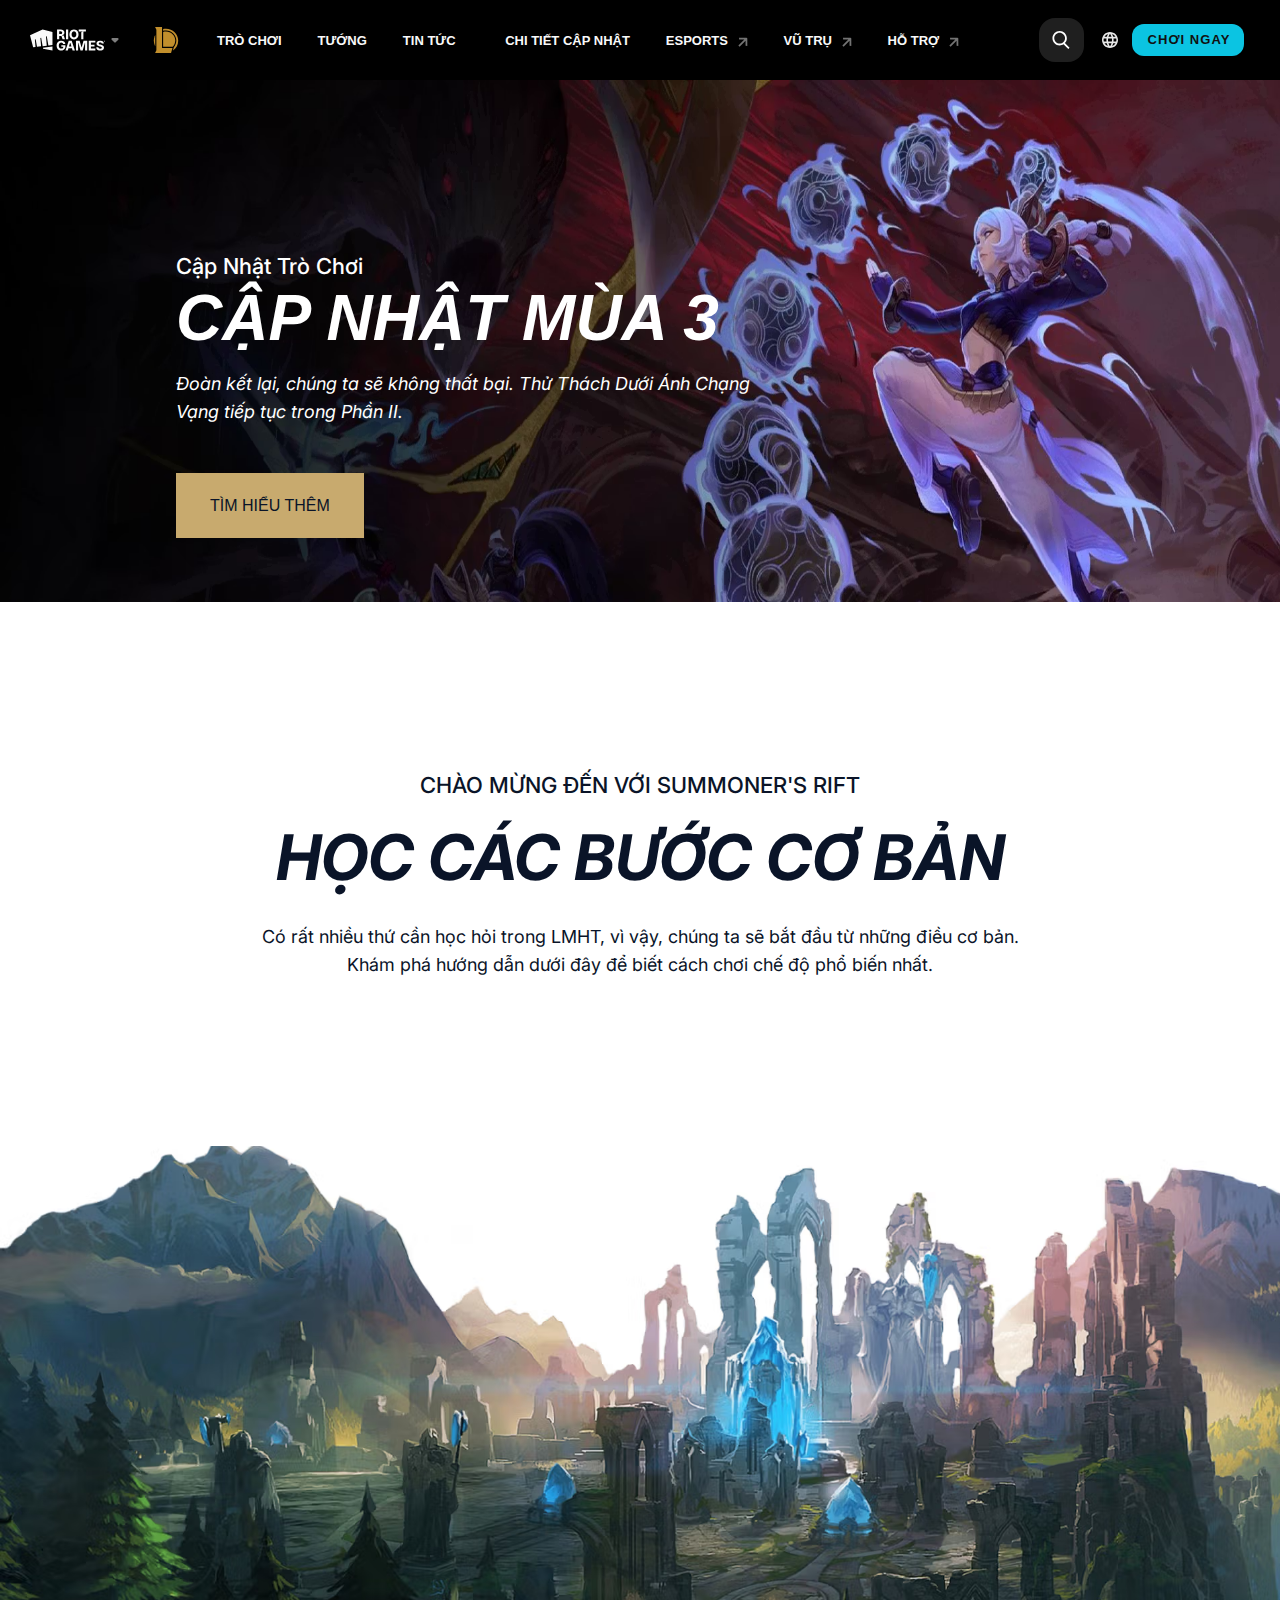
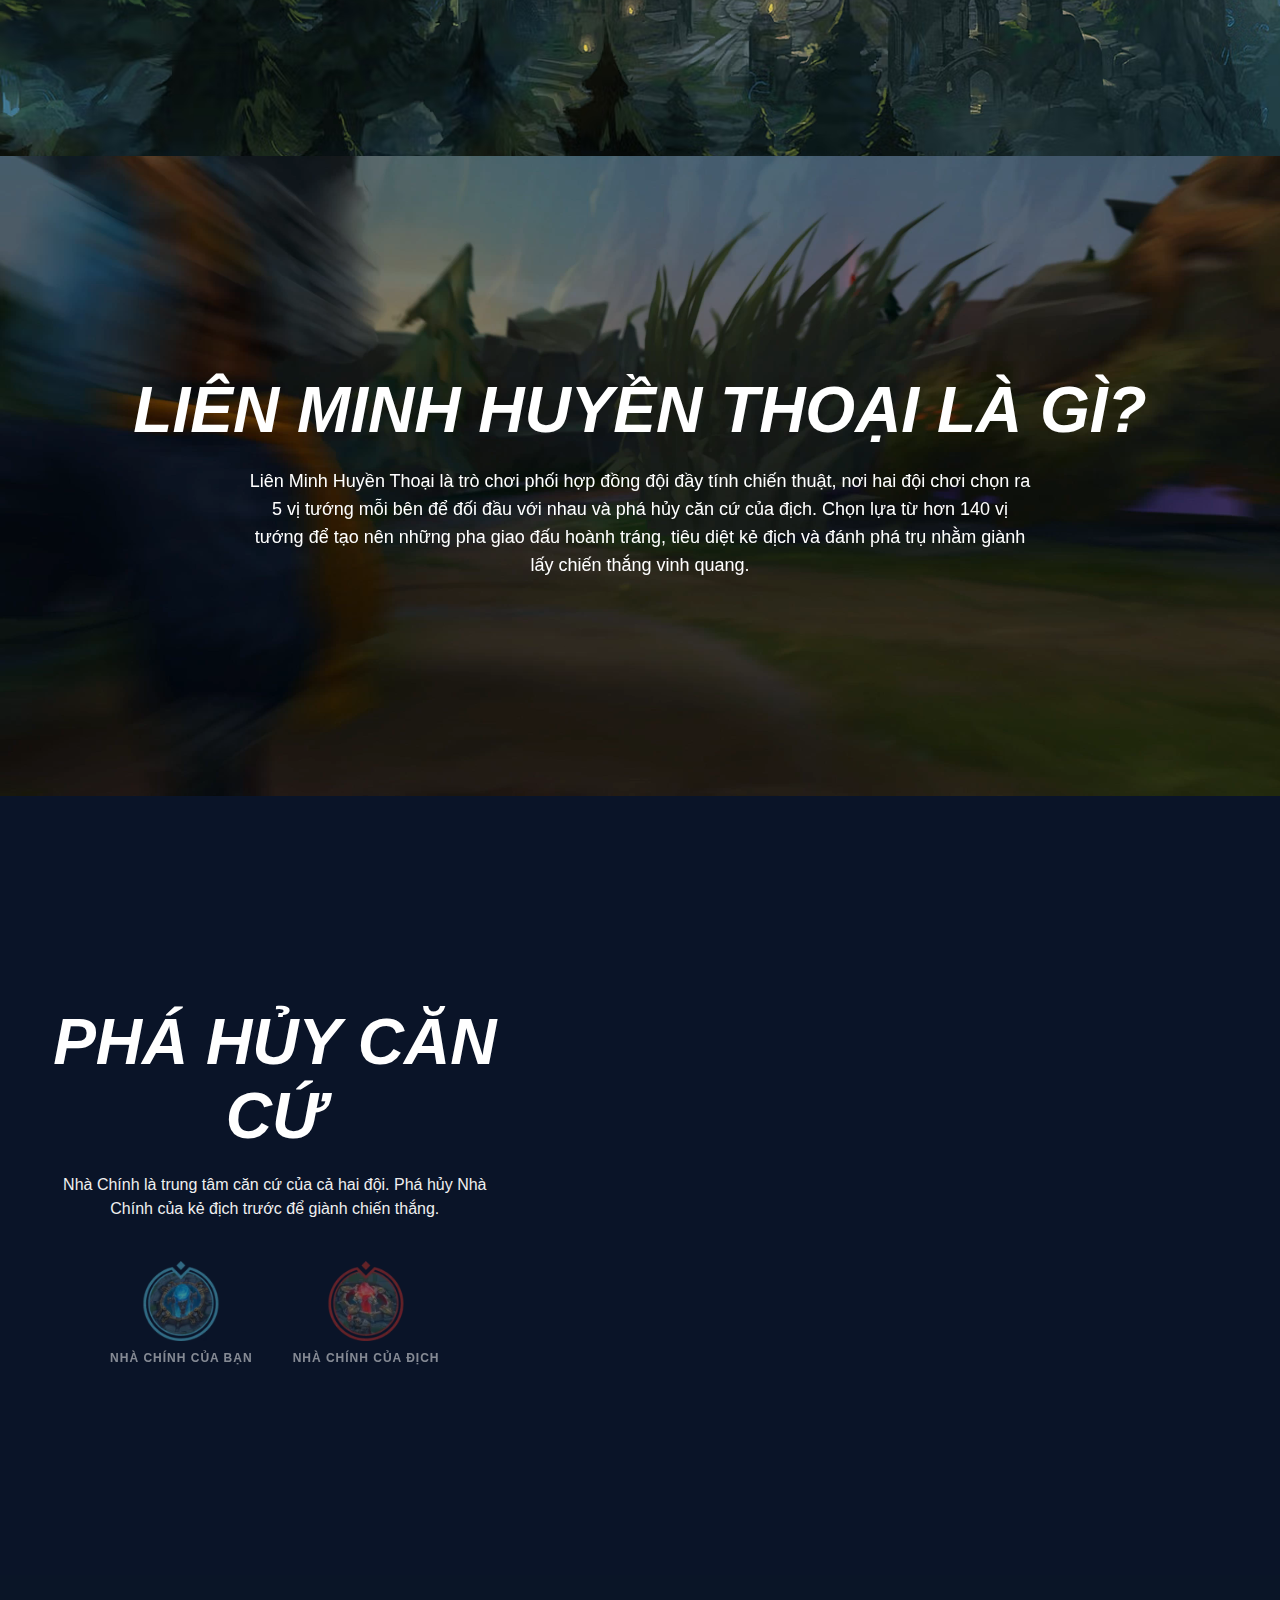
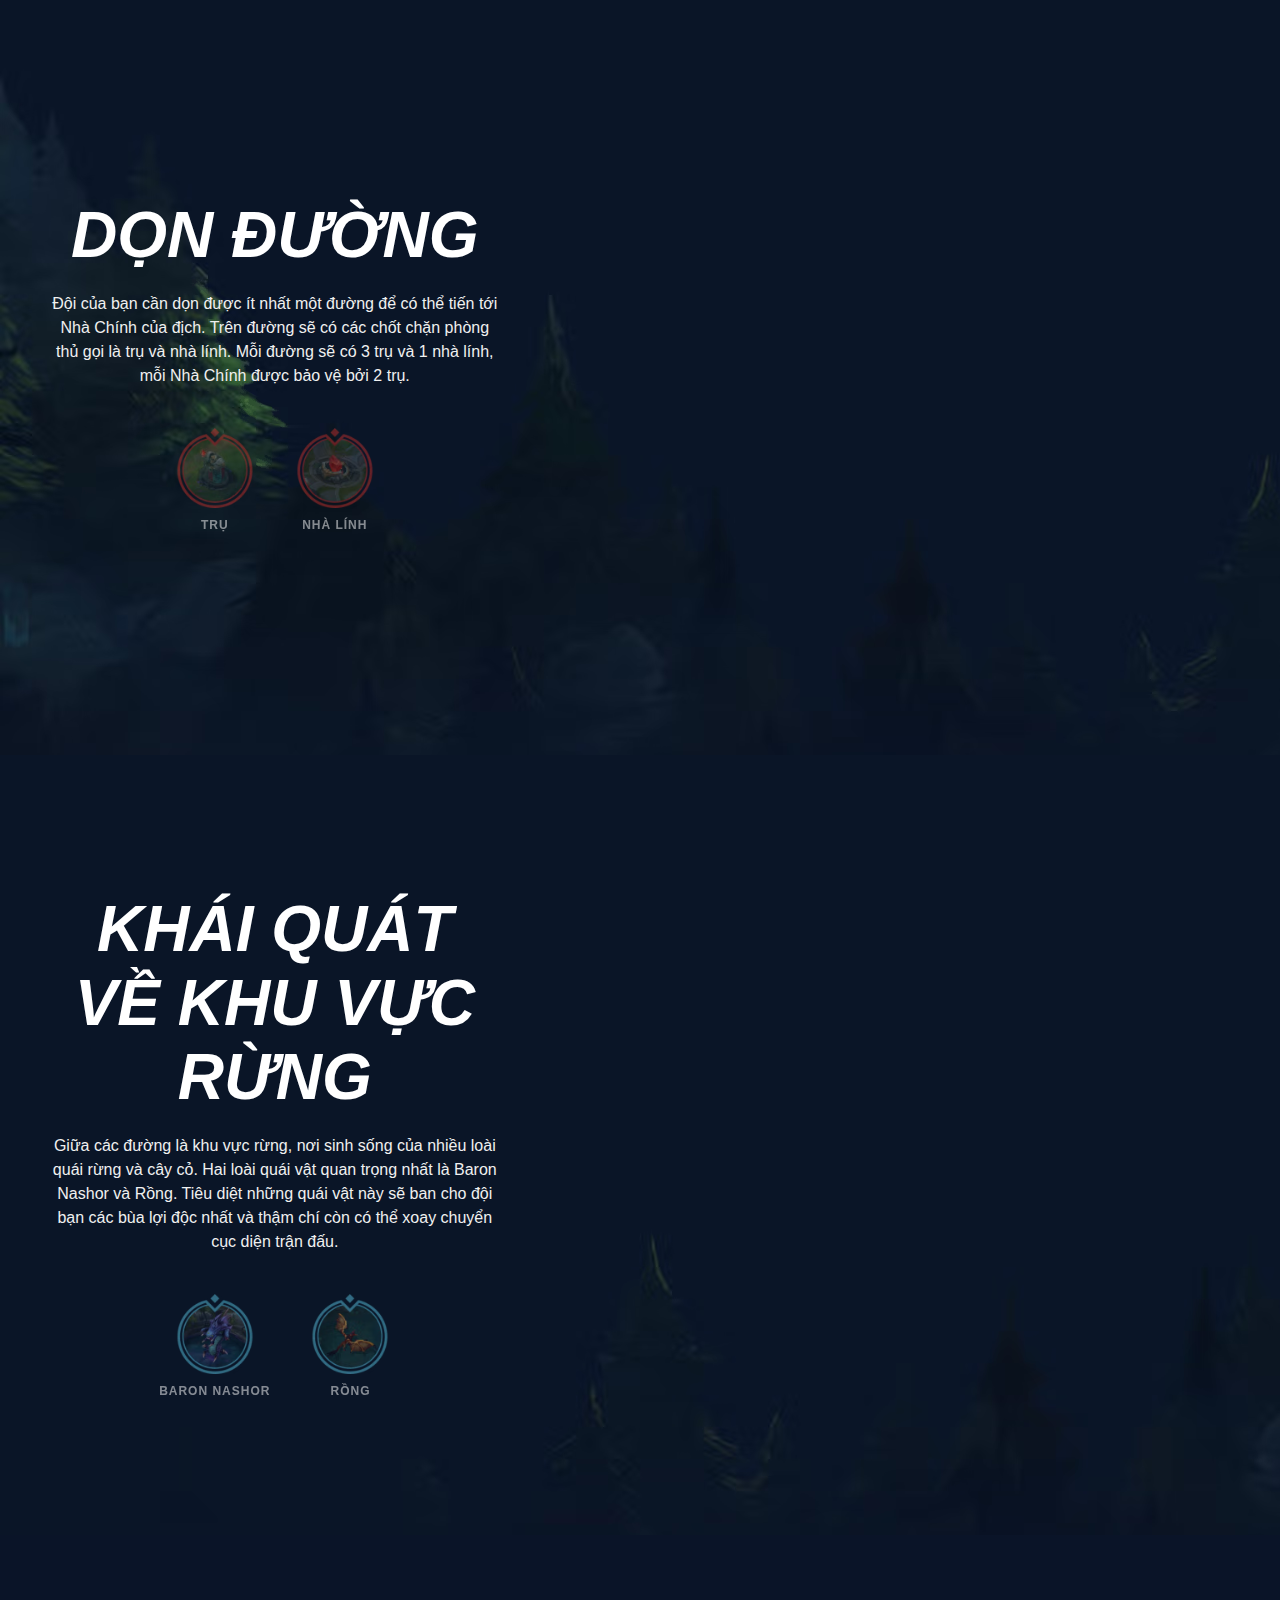
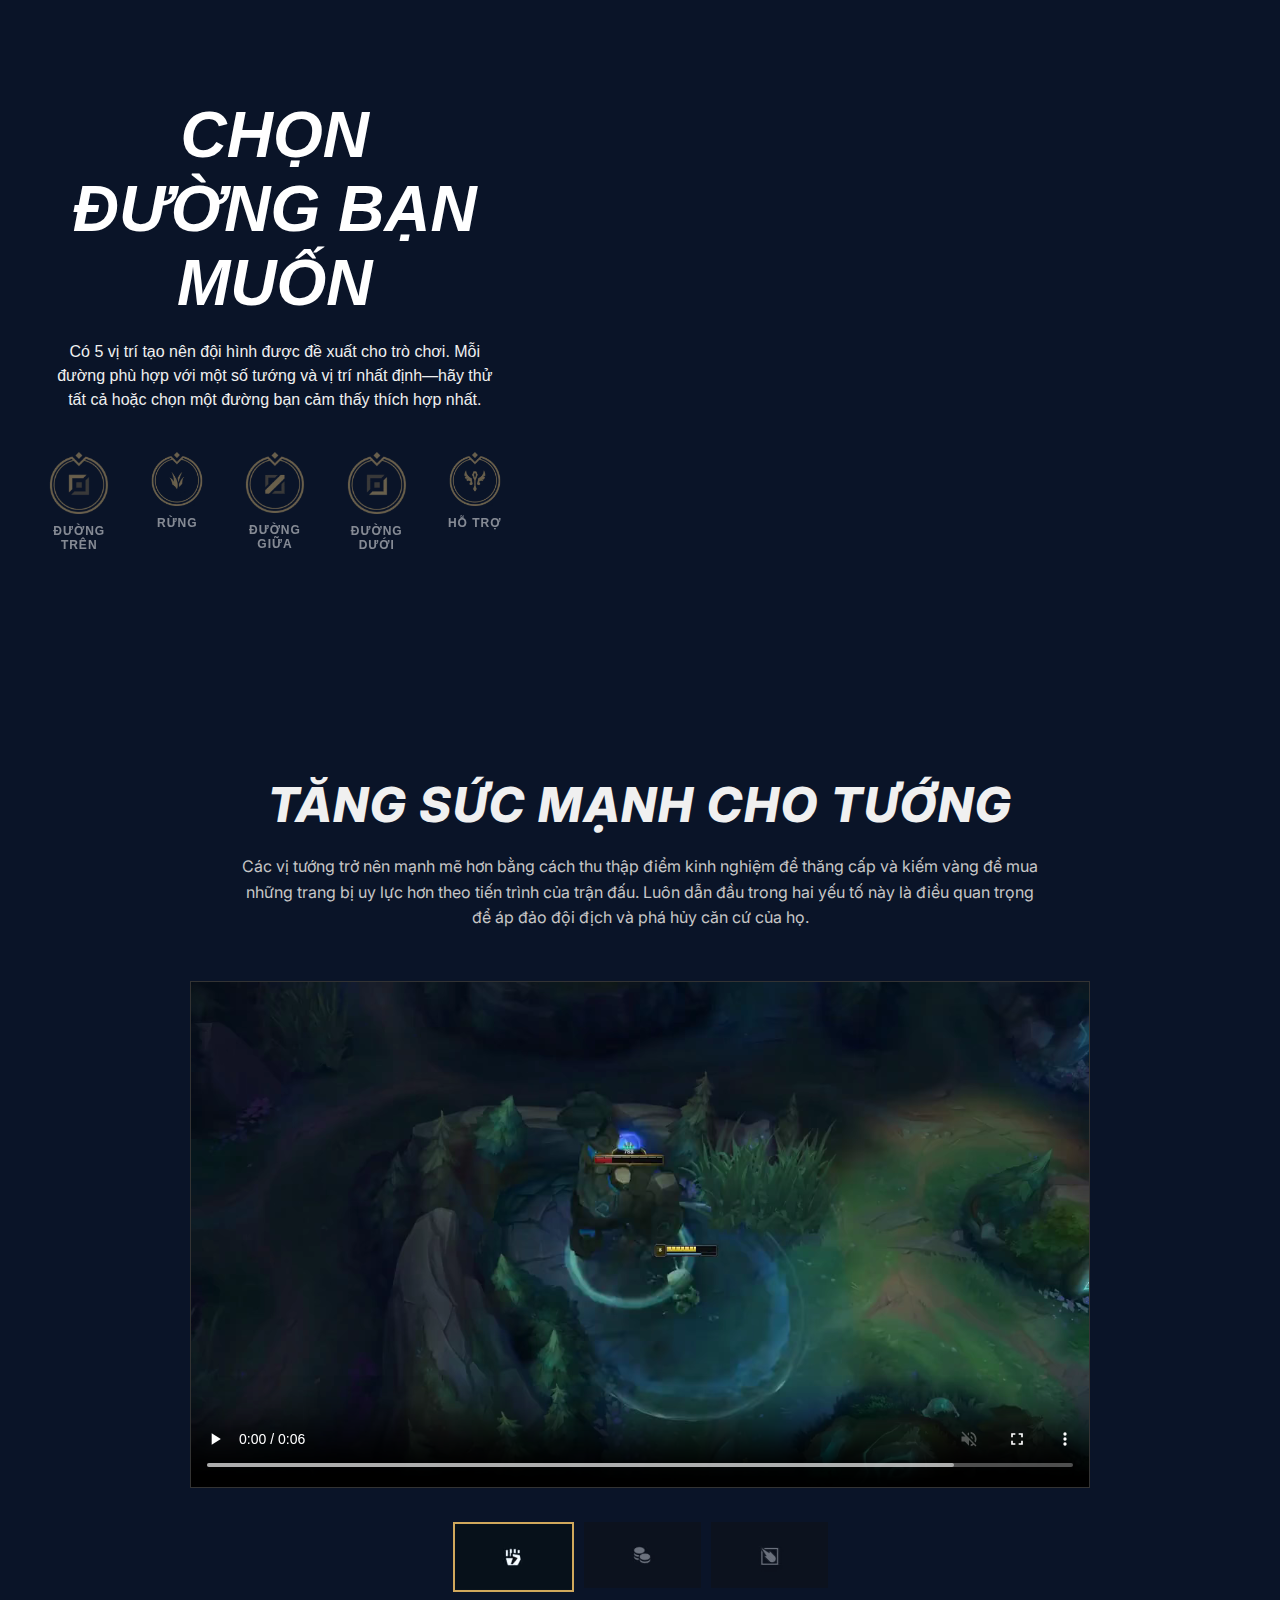
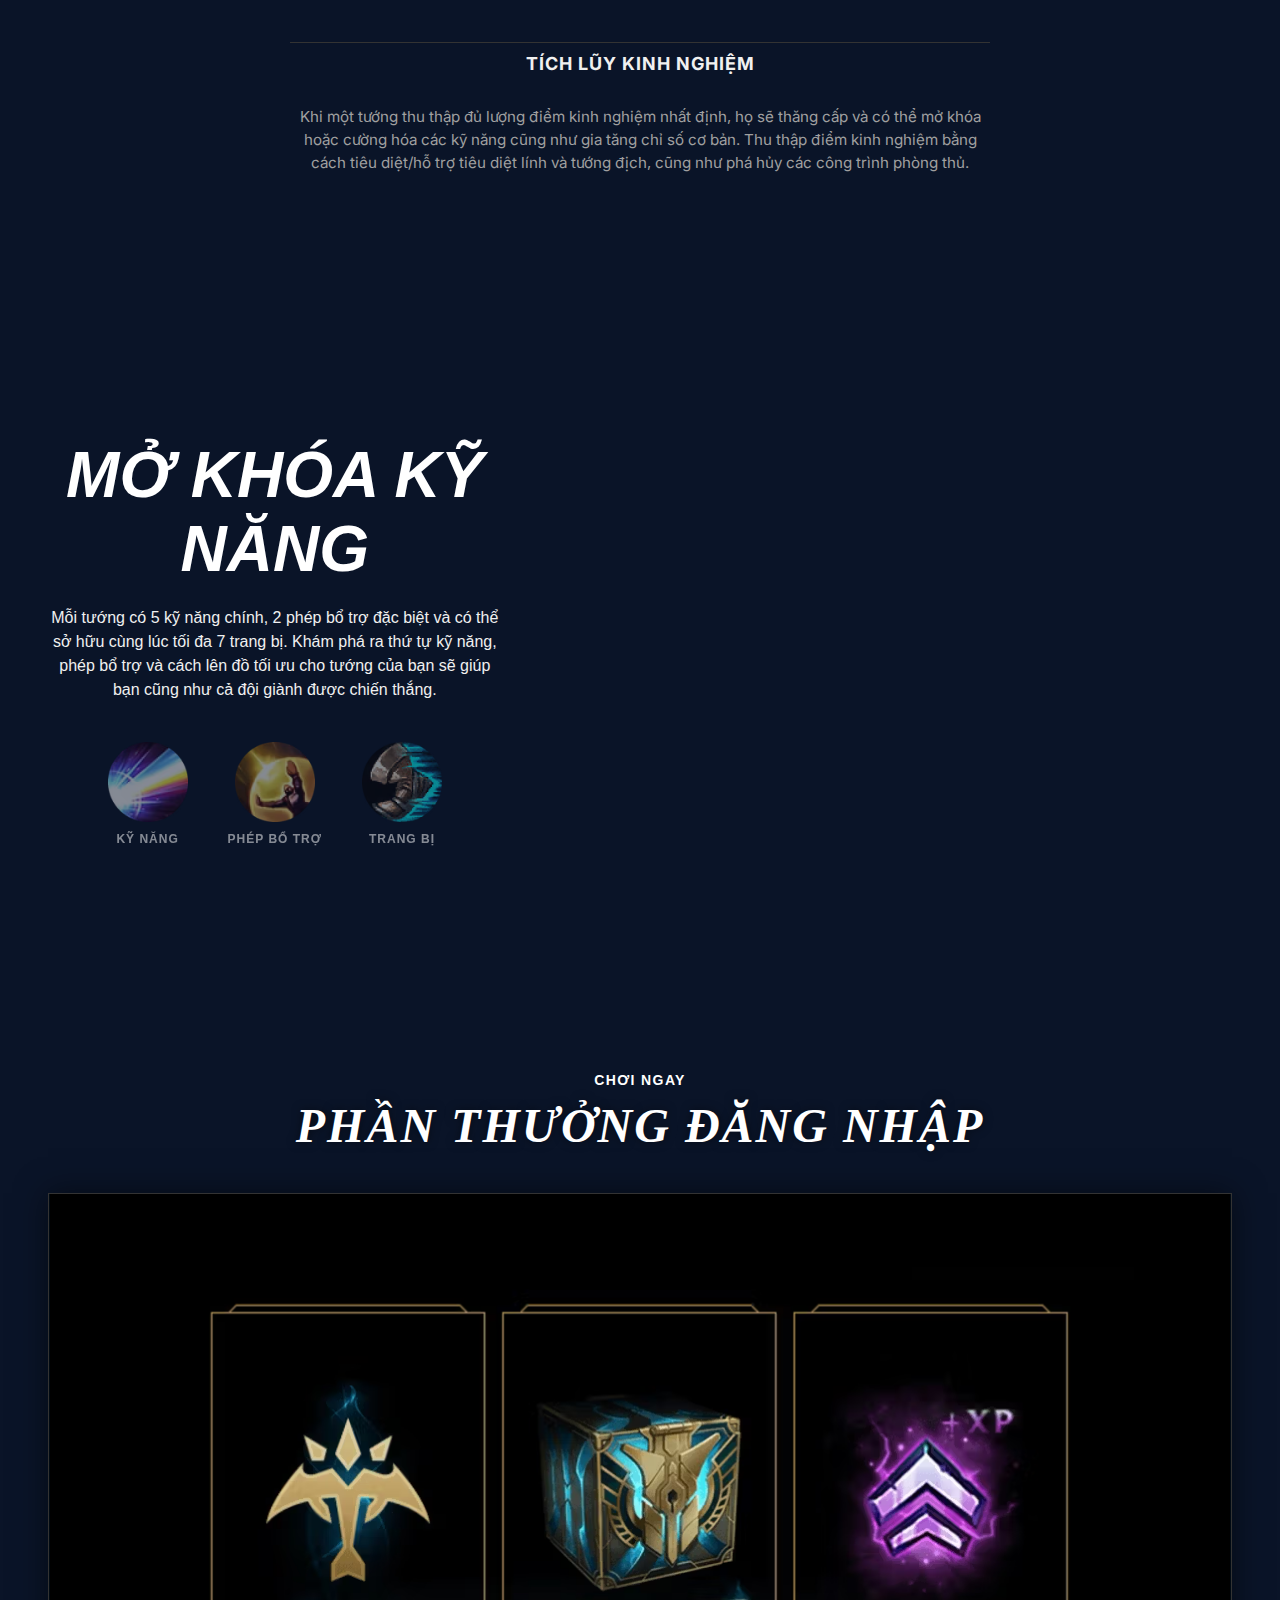
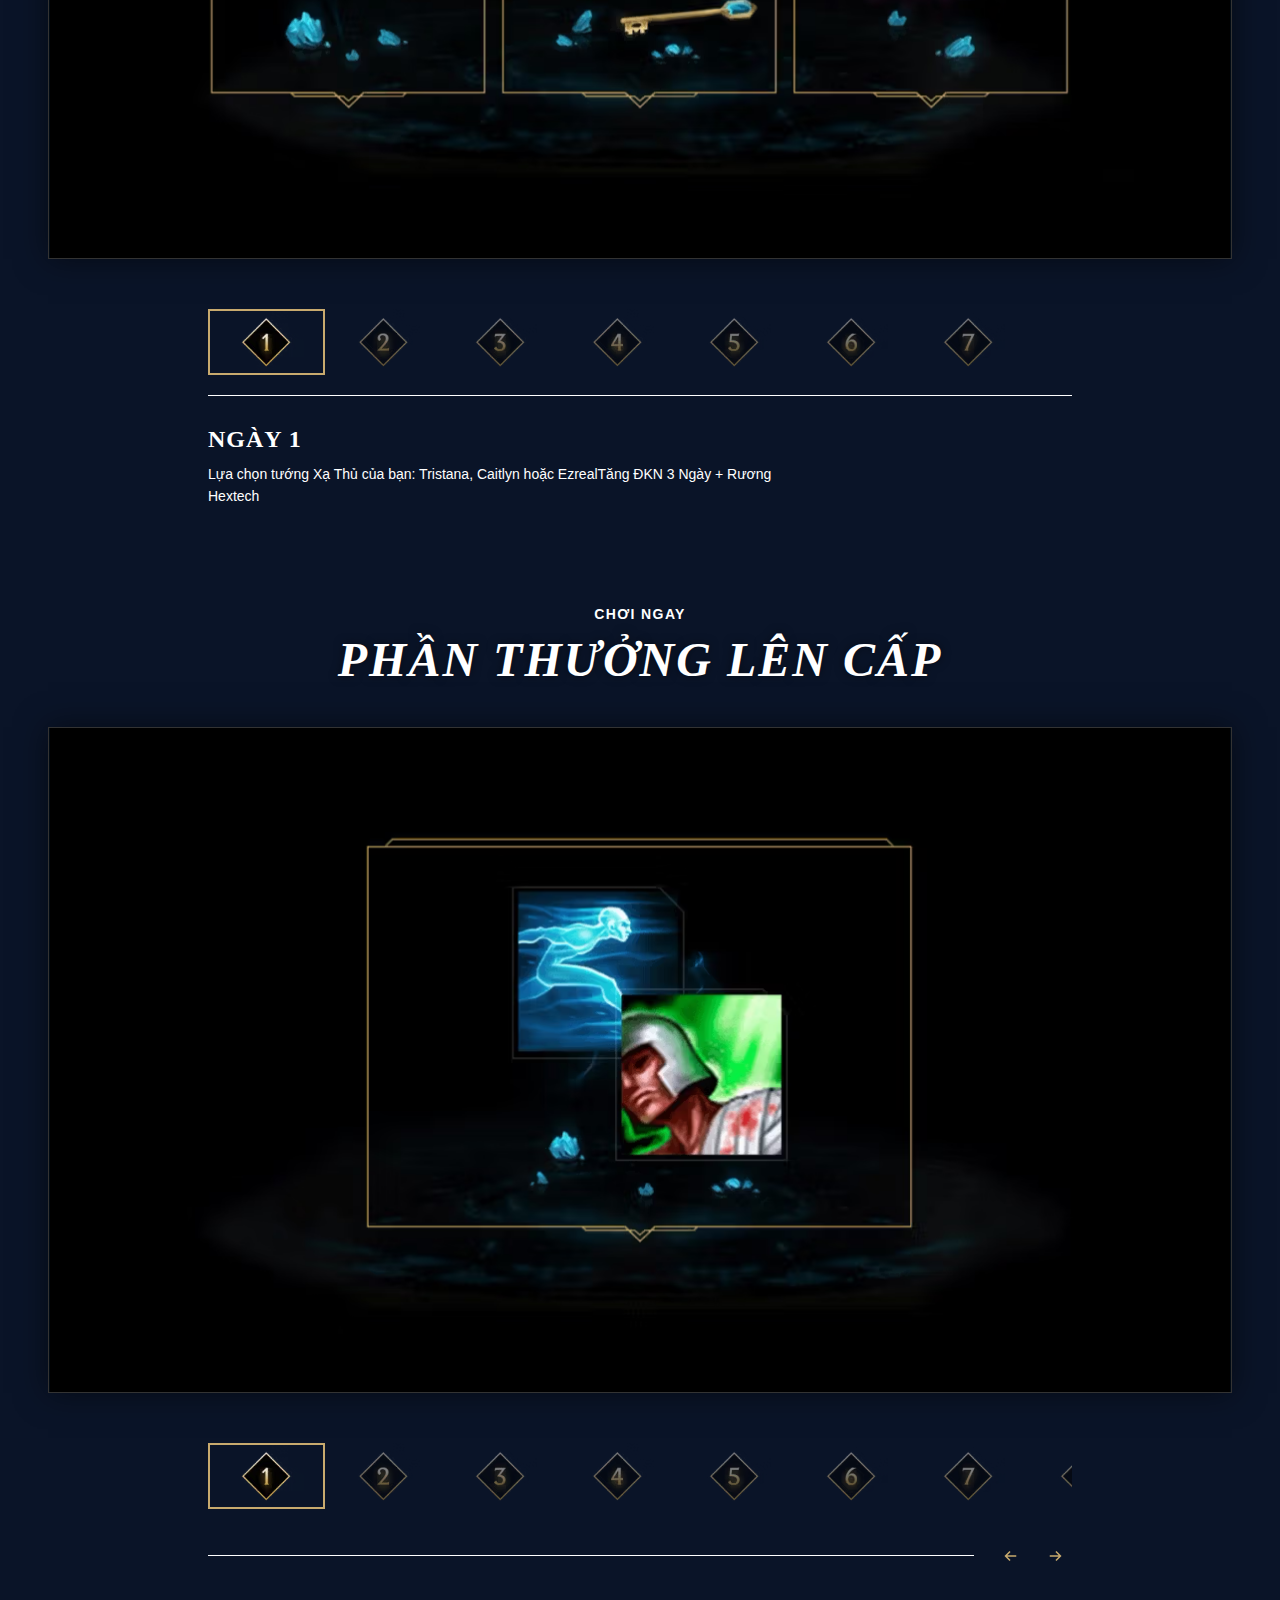
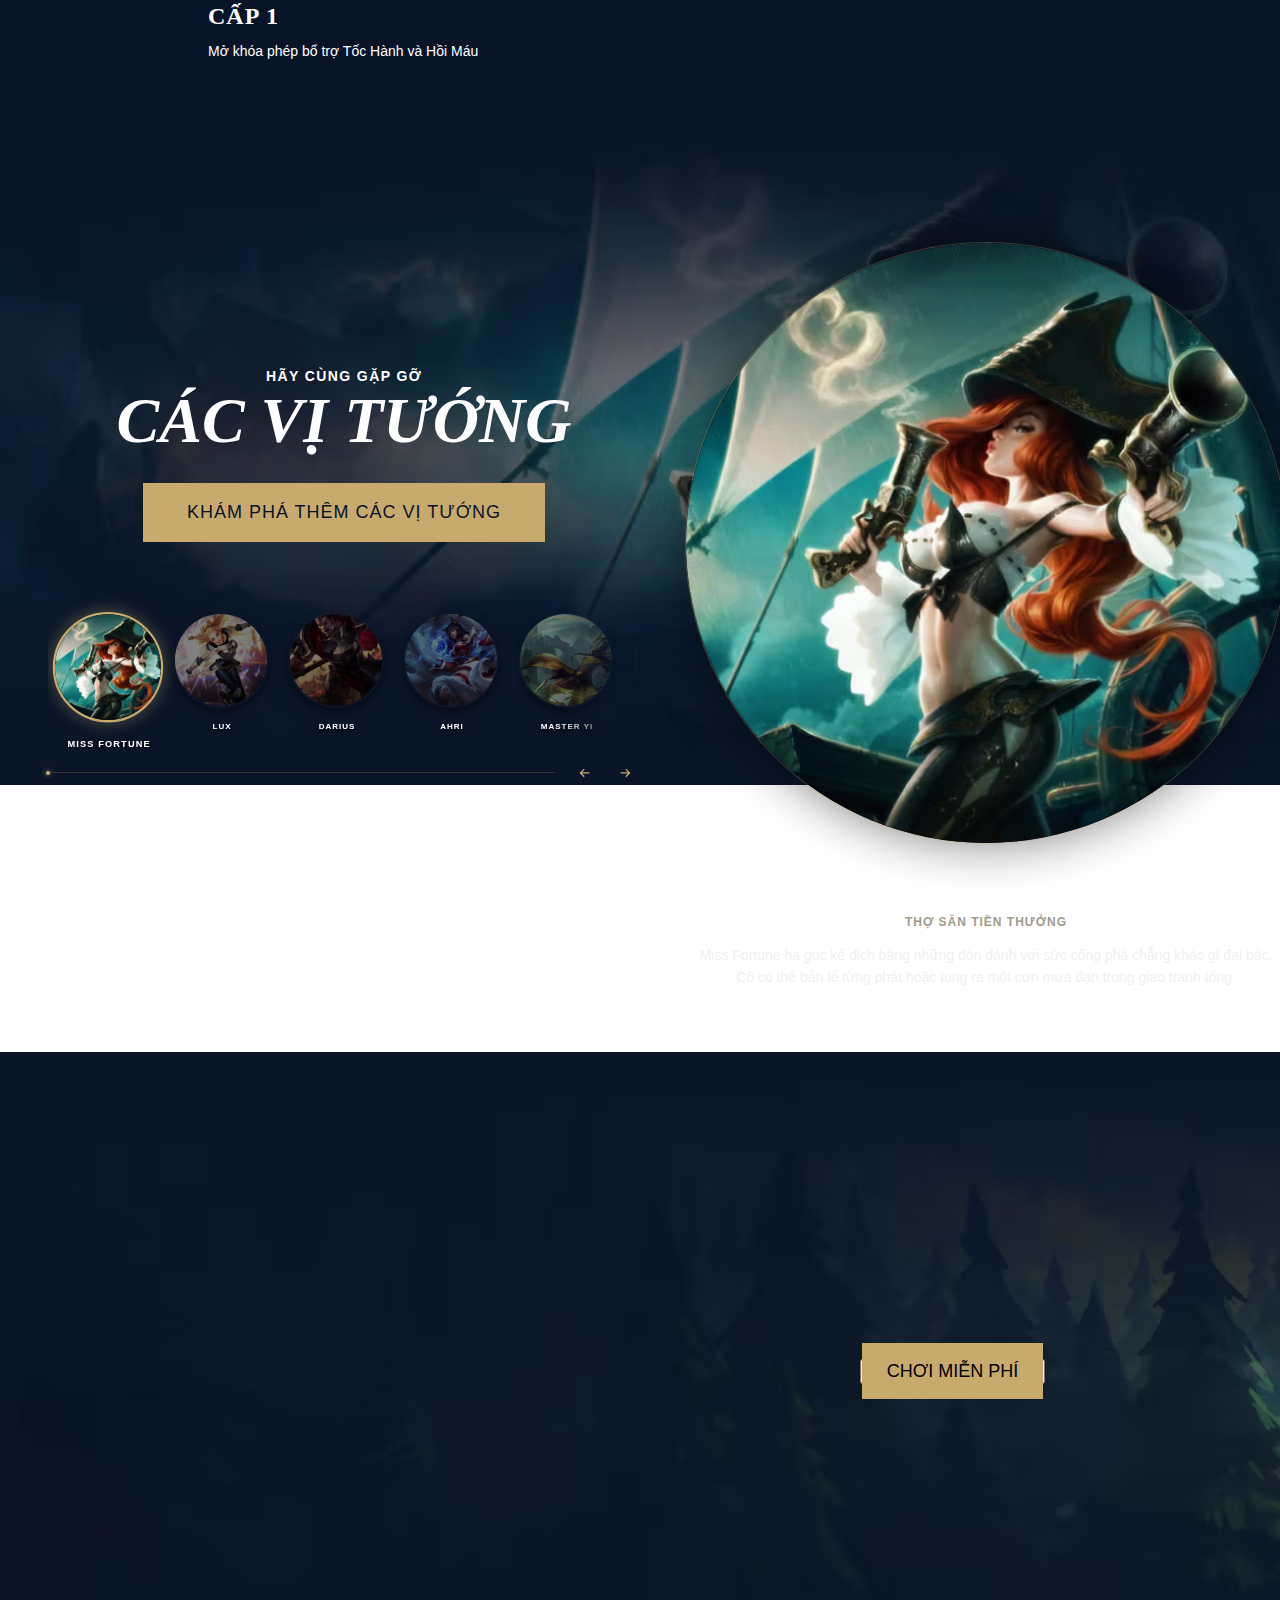
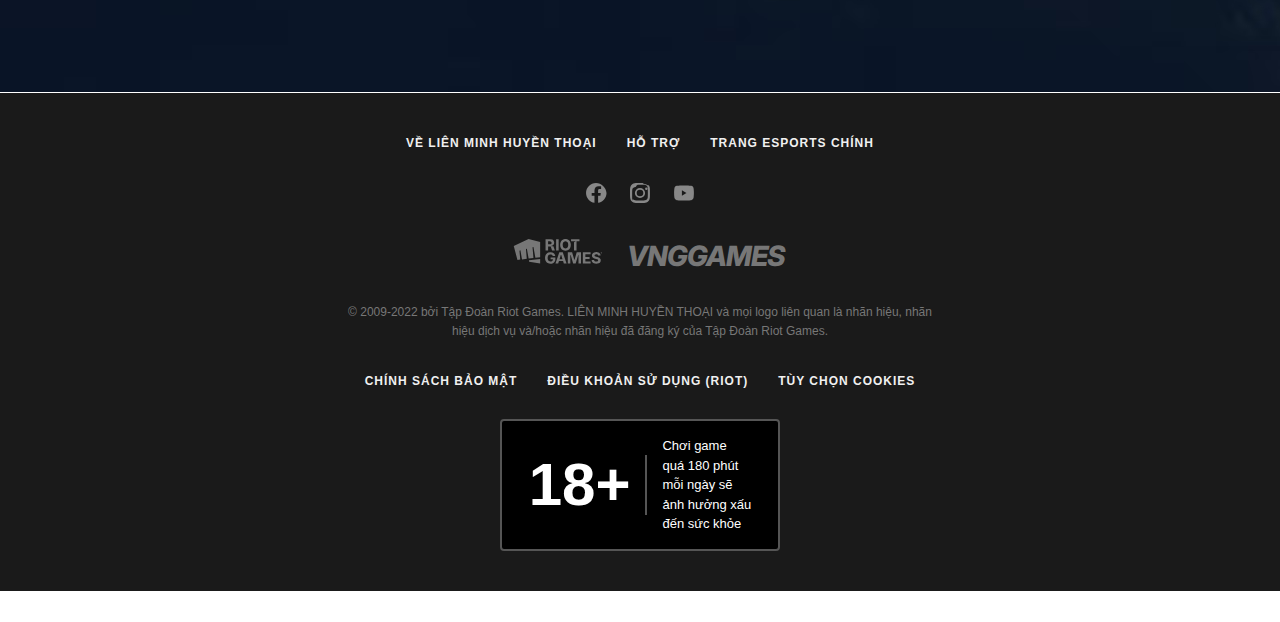
<file: index.html>
<!DOCTYPE html>
<html lang="en">
<head>
    <meta charset="UTF-8">
    <meta name="viewport" content="width=device-width, initial-scale=1.0">
    <title>Document</title>
    <link rel="stylesheet" href="./asset/css/style.css">
    <link href="https://fonts.googleapis.com/css2?family=Inter:wght@400;500;700&display=swap" rel="stylesheet">
</head>

<body>
<section id="headerseach">

<div class="headerseach-test">
<header class ="header-container">
        <div class="header-left">
            <a href="#" class="logo-riot">
                <svg width = "85" height = "27" viewBox="0 0 587.93 165">
                    <path d="M98.77.33 0 46.07l24.61 93.66 18.73-2.3-5.15-58.89 6.15-2.74L54.96 136l32.01-3.93-5.69-65 6.09-2.71 11.68 66.23 32.38-3.98-6.23-71.25 6.16-2.74 12.77 72.43 32.01-3.93V19.71L98.77.33zm2.32 142.05 1.63 9.22 73.42 12.24v-30.68l-75.01 9.22h-.04zm144.49-19.22v12.63h15.57a14.84 14.84 0 0 1-1.92 7.31 13 13 0 0 1-5.6 5.11 20 20 0 0 1-8.9 1.8 17.53 17.53 0 0 1-10-2.8 17.87 17.87 0 0 1-6.44-8.14 33.06 33.06 0 0 1-2.27-12.93 31.81 31.81 0 0 1 2.32-12.81 18.14 18.14 0 0 1 6.5-8 17.27 17.27 0 0 1 9.82-2.78 19.31 19.31 0 0 1 5.36.71 14.15 14.15 0 0 1 4.33 2.09 12.92 12.92 0 0 1 3.18 3.29 15.61 15.61 0 0 1 2 4.44h17.27a27.22 27.22 0 0 0-3.46-10.28 28.84 28.84 0 0 0-7.05-8.1 32.6 32.6 0 0 0-9.91-5.29 37.91 37.91 0 0 0-12.06-1.86 37.32 37.32 0 0 0-14 2.6 32.6 32.6 0 0 0-11.36 7.61 35 35 0 0 0-7.61 12.21 46.15 46.15 0 0 0-2.73 16.44q0 11.94 4.54 20.59a32.4 32.4 0 0 0 12.69 13.27 39.84 39.84 0 0 0 35.84.84 28.39 28.39 0 0 0 11.67-11q4.25-7.19 4.24-17.2v-9.76Zm215.03 40.81V88.53h51.67v13.96h-34.62v16.76h27.99v13.96h-27.99v16.8h34.7v13.96h-51.75zm101.83-53.3a9 9 0 0 0-3.54-6.64c-2.09-1.59-5-2.38-8.69-2.38a16.63 16.63 0 0 0-6.26 1 8.62 8.62 0 0 0-3.83 2.78 6.74 6.74 0 0 0-1.33 4 6.2 6.2 0 0 0 .79 3.29 7.27 7.27 0 0 0 2.4 2.45 16.54 16.54 0 0 0 3.7 1.79 40.14 40.14 0 0 0 4.64 1.31l6.63 1.54a47.19 47.19 0 0 1 9.45 3.08 27.46 27.46 0 0 1 7.2 4.68 18.84 18.84 0 0 1 4.58 6.39 20.37 20.37 0 0 1 1.61 8.29 20.65 20.65 0 0 1-3.54 12.11 22.56 22.56 0 0 1-10.15 7.85 41.31 41.31 0 0 1-15.93 2.76 42.69 42.69 0 0 1-16.17-2.81 23.22 23.22 0 0 1-10.72-8.48q-3.83-5.66-4-14.12h16.43a10.68 10.68 0 0 0 7.05 9.94 19.37 19.37 0 0 0 7.24 1.26 18.44 18.44 0 0 0 6.66-1.09 10 10 0 0 0 4.33-3 7.22 7.22 0 0 0 1.57-4.48 6.16 6.16 0 0 0-1.42-4 10.86 10.86 0 0 0-4.14-2.81 42.07 42.07 0 0 0-6.89-2.14l-8.07-1.95q-9.65-2.3-15.23-7.26t-5.54-13.44a19.86 19.86 0 0 1 3.72-12.12 24.74 24.74 0 0 1 10.33-8.11 36.74 36.74 0 0 1 15-2.91 35.62 35.62 0 0 1 14.92 2.91 23.43 23.43 0 0 1 9.91 8.14 21.54 21.54 0 0 1 3.6 12.12Zm-113.99 53.3h-16.87v-57.35l-1.73-.02-17.04 57.37h-16.86l-16.58-57.37-2.15.02v57.35h-16.87V88.53h28.67l14.48 50.56h1.75l14.48-50.56h28.72v75.44zm-114.66 0h18.27l-25.33-75.43h-23.15l-25.37 75.43h18.3l4.93-16.54h27.42Zm-28.43-29.7 8.22-27.65h3.1l8.26 27.65Zm278.58-37.76a4 4 0 0 1-3.67-2.44 4 4 0 0 1 0-3.1 4 4 0 0 1 .85-1.27 4.25 4.25 0 0 1 1.27-.86 4.15 4.15 0 0 1 3.1 0 4.13 4.13 0 0 1 1.27.86 4.08 4.08 0 0 1 .86 1.27 4 4 0 0 1 0 3.1 4.08 4.08 0 0 1-.86 1.27 4 4 0 0 1-1.27.86 4 4 0 0 1-1.55.31Zm0-1.09a2.84 2.84 0 0 0 1.47-.39 2.94 2.94 0 0 0 1.05-1 2.93 2.93 0 0 0 0-2.92 3 3 0 0 0-1.06-1 2.93 2.93 0 0 0-2.92 0 3 3 0 0 0-1 1 2.86 2.86 0 0 0 0 2.92 3 3 0 0 0 1 1 2.83 2.83 0 0 0 1.46.39Zm-1.46-1.15V90.6h1.78a1.52 1.52 0 0 1 .69.15 1.13 1.13 0 0 1 .47.42 1.24 1.24 0 0 1 .17.66 1.16 1.16 0 0 1-.18.66 1 1 0 0 1-.48.41 1.56 1.56 0 0 1-.7.14h-1.2v-.72h1a.52.52 0 0 0 .36-.12.5.5 0 0 0 .14-.37.47.47 0 0 0-.14-.37.52.52 0 0 0-.36-.12h-.55v2.93Zm2.39-1.68.82 1.68h-1.11l-.75-1.68ZM282.41 1.03h17.05v75.44h-17.05zm98.02 37.72q0 12.42-4.71 21a32.67 32.67 0 0 1-12.79 13.17 38.57 38.57 0 0 1-36.31 0 32.75 32.75 0 0 1-12.79-13.2q-4.71-8.66-4.71-21t4.71-21.05a32.67 32.67 0 0 1 12.75-13.14 38.65 38.65 0 0 1 36.31 0 32.67 32.67 0 0 1 12.79 13.17q4.71 8.64 4.71 21.05m-17.35 0a33.35 33.35 0 0 0-2.23-13 17.47 17.47 0 0 0-6.33-8 18.57 18.57 0 0 0-19.45 0 17.57 17.57 0 0 0-6.35 8 38.59 38.59 0 0 0 0 26 17.49 17.49 0 0 0 6.35 8 18.57 18.57 0 0 0 19.45 0 17.39 17.39 0 0 0 6.33-8 33.4 33.4 0 0 0 2.23-13M246.58 50.17l8.76 26.3h18.71l-9.74-28.33h-13.23l-.79-2.44c2.52-.49 6.83-1.25 10.65-3.85a20 20 0 0 0 8.75-16.39 24.15 24.15 0 0 0-3.26-12.75 21.9 21.9 0 0 0-9.36-8.64 32.56 32.56 0 0 0-14.64-3H212v75.4h17.06v-26.3Zm-.32-15.61a19.35 19.35 0 0 1-7.26 1.18h-9.94V14.88h9.91a18.68 18.68 0 0 1 7.25 1.24 9.12 9.12 0 0 1 4.4 3.7 10 10 0 0 1 1.5 5.64 9.65 9.65 0 0 1-1.48 5.55 8.86 8.86 0 0 1-4.38 3.55M382.04 1.03v14h29.3l.8 2.45c-2.48.48-6.67 1.22-10.43 3.7v55.31h16.87v-61.5h19.62v-14Z"></path>
                </svg>
            </a>
            <div class="icon-logo">
                <svg viewBox="0 0 8 5">
                    <path d="m.707 1.707 2.586 2.586a1 1 0 0 0 1.414 0l2.586-2.586C7.923 1.077 7.477 0 6.586 0H1.414C.524 0 .077 1.077.707 1.707Z"></path>
                </svg>
            </div>
        </div>

        <div class="header-center">
            <div class="logo-center-desktop">
                <a href="#">
                    <svg xmlns="http://www.w3.org/2000/svg" width="38" height="26" viewBox="0 0 30 32" fill="none" class="league">
                        <g>
                            <path d="M1.80644 9.75049C0.655032 11.8373 0 14.2271 0 16.7683C0 19.3095 0.655032 21.7015 1.80644 23.7883V9.75049Z" fill="#C28F2C"></path> 
                            <path d="M15 2.02222C13.7829 2.02222 12.602 2.16921 11.4688 2.43647V4.75718C12.5907 4.44093 13.7738 4.26721 15 4.26721C22.0218 4.26721 27.7153 9.84627 27.7153 16.7305C27.7153 19.8307 26.5571 22.6659 24.6464 24.8463L24.2838 26.118L23.4814 28.9331C27.4184 26.2761 30.0023 21.8195 30.0023 16.7705C30 8.62355 23.2843 2.02222 15 2.02222Z" fill="#C28F2C"></path> 
                            <path d="M11.4688 24.4209H22.9737H23.2253C25.1723 22.4209 26.3713 19.7126 26.3713 16.7305C26.3713 10.5746 21.2806 5.58569 15 5.58569C13.767 5.58569 12.5816 5.78168 11.4688 6.1358V24.4209Z" fill="#C28F2C"></path>
                            <path d="M10.1088 0H1.55029L3.16634 3.29844V28.7038L1.55029 32H21.1922L22.9737 25.7572H10.1088V0Z" fill="#C28F2C"></path>
                        </g>
                    </svg>
                </a>
            </div>
            <!-- <div class=""></div>logo-center-mobile -->
            <div class="header-center-ct">
                <a href="#">
                    <p>Trò chơi</p>
                    <div class="desktop-link-item-underline" bis_skin_checked="1" style="background-color: rgb(0, 160, 186); position: absolute; bottom: 7px; height: 4px; width: 104.69px; border-radius: 2px;"></div>
                </a>
                    
                <a href="#">
                    <p>Tướng</p>
                    <div class="desktop-link-item-underline" bis_skin_checked="1" style="background-color: rgb(0, 160, 186); position: absolute; bottom: 7px; height: 4px; width: 104.69px; border-radius: 2px;"></div>
                </a>
                <div class="dropdown-toggle">
                    <a href="#">
                        <p>
                            Tin tức
                            <svg width="10" height="5">...</svg>
                        </p>
                        <div class="desktop-link-item-underline"></div>
                    </a>

                    <div class="dropdown-menu">
                        <a href="#">Tất cả</a>
                        <a href="#">Cập nhật trò chơi</a>
                        <a href="#">Esports</a>
                        <a href="#">Đội ngũ phát triển</a>
                        <a href="#">Truyền thông</a>
                        <a href="#">Cộng đồng</a>
                        <a href="#">Riot Games</a>
                    </div>
                </div>

                <a href="#">
                    <p>Chi tiết cập nhật</p>
                    <div class="desktop-link-item-underline" bis_skin_checked="1" style="background-color: rgb(0, 160, 186); position: absolute; bottom: 7px; height: 4px; width: 104.69px; border-radius: 2px;"></div>    
                </a>
                <a href="#">
                    <p>Esports
                        <span class="desktop-link-item-icon-linkout"><svg width="14" height="14" viewBox="0 0 16 16"><title>mainNavLinkOut</title><path fill-rule="evenodd" clip-rule="evenodd" d="M12.916 4.158c0-.277-.116-.55-.32-.753a1.073 1.073 0 0 0-.752-.32H3.428l.144 2h5.93l-6.803 6.803 1.414 1.414L10.916 6.5v5.928l2 .144V4.158Z" fill="#737373"></path></svg></span>
                    </p>
                    <div class="desktop-link-item-underline" bis_skin_checked="1" style="background-color: rgb(0, 160, 186); position: absolute; bottom: 7px; height: 4px; width: 104.69px; border-radius: 2px;"></div>
                </a>
                <a href="#">
                    <p>Vũ trụ
                        <span class="desktop-link-item-icon-linkout"><svg width="14" height="14" viewBox="0 0 16 16"><title>mainNavLinkOut</title><path fill-rule="evenodd" clip-rule="evenodd" d="M12.916 4.158c0-.277-.116-.55-.32-.753a1.073 1.073 0 0 0-.752-.32H3.428l.144 2h5.93l-6.803 6.803 1.414 1.414L10.916 6.5v5.928l2 .144V4.158Z" fill="#737373"></path></svg></span>
                    </p>
                    <div class="desktop-link-item-underline" bis_skin_checked="1" style="background-color: rgb(0, 160, 186); position: absolute; bottom: 7px; height: 4px; width: 104.69px; border-radius: 2px;"></div>
                </a>
                <a href="#">
                    <p>Hỗ trợ
                        <span class="desktop-link-item-icon-linkout"><svg width="14" height="14" viewBox="0 0 16 16"><title>mainNavLinkOut</title><path fill-rule="evenodd" clip-rule="evenodd" d="M12.916 4.158c0-.277-.116-.55-.32-.753a1.073 1.073 0 0 0-.752-.32H3.428l.144 2h5.93l-6.803 6.803 1.414 1.414L10.916 6.5v5.928l2 .144V4.158Z" fill="#737373"></path></svg></span>
                    </p>
                    <div class="desktop-link-item-underline" bis_skin_checked="1" style="background-color: rgb(0, 160, 186); position: absolute; bottom: 7px; height: 4px; width: 104.69px; border-radius: 2px;"></div>
                </a>
            </div>



        </div>

        <div class="header-right">
            <div class="search-icon">
                <svg viewBox="0 0 19 20"><path fill-rule="evenodd" clip-rule="evenodd" d="M19 18.6l-5.2-5.2C15.2 12 16 10.1 16 8c0-4.4-3.6-8-8-8S0 3.6 0 8s3.6 8 8 8c1.6 0 3.1-.5 4.3-1.3l5.3 5.3 1.4-1.4zM2 8c0-3.3 2.7-6 6-6 1.6 0 3.1.6 4.2 1.8C13.4 4.9 14 6.4 14 8s-.6 3.1-1.8 4.2C11.1 13.4 9.6 14 8 14c-3.3 0-6-2.7-6-6z"></path></svg>
            </div>
            <div class="header-lg">
                <svg width="16" height="16" viewBox="0 0 16 16"><title>globeIcon</title><path d="M7.992 0C3.576 0 0 3.584 0 8s3.576 8 7.992 8C12.416 16 16 12.416 16 8s-3.584-8-8.008-8Zm5.544 4.8h-2.36c-.256-1-.624-1.96-1.104-2.848A6.424 6.424 0 0 1 13.536 4.8ZM8 1.632A11.27 11.27 0 0 1 9.528 4.8H6.472A11.27 11.27 0 0 1 8 1.632ZM1.808 9.6A6.594 6.594 0 0 1 1.6 8c0-.552.08-1.088.208-1.6h2.704A13.212 13.212 0 0 0 4.4 8c0 .544.048 1.072.112 1.6H1.808Zm.656 1.6h2.36c.256 1 .624 1.96 1.104 2.848A6.39 6.39 0 0 1 2.464 11.2Zm2.36-6.4h-2.36a6.39 6.39 0 0 1 3.464-2.848A12.52 12.52 0 0 0 4.824 4.8ZM8 14.368A11.27 11.27 0 0 1 6.472 11.2h3.056A11.27 11.27 0 0 1 8 14.368ZM9.872 9.6H6.128A11.77 11.77 0 0 1 6 8c0-.544.056-1.08.128-1.6h3.744C9.944 6.92 10 7.456 10 8s-.056 1.072-.128 1.6Zm.2 4.448a12.52 12.52 0 0 0 1.104-2.848h2.36a6.424 6.424 0 0 1-3.464 2.848ZM11.488 9.6c.064-.528.112-1.056.112-1.6s-.048-1.072-.112-1.6h2.704c.128.512.208 1.048.208 1.6s-.08 1.088-.208 1.6h-2.704Z" fill="#E8E8E8"></path></svg>
            </div>
            <div class="login-btn">
                <a data-riotbar-link-id="signup" data-testid="riotbar:account:button-signup" class="EXXIh+UJ3EHsngn67GsYrA== riotbar-anonymous-link _076C3ug55io8JCnpiKFW2g== riotbar-account-action _77bma8MO+6GFQIX-G4Sndg== theme-button" style="background: rgb(11, 196, 226);">CHƠI NGAY</a>
            </div>
        </div>
    </header>
</div>
</div>

</section>



<section id="howtoplay">

<!-- Background Header -->
<div class="background-header">
    <img src="./asset/img/background-header.avif" alt="Header Background">
</div>

<div class="update-container">
    <!-- Header -->
    <div class="update-header">
        <!-- Supertitle -->
        <div class="update-supertitle">
            <p>Cập Nhật Trò Chơi</p>
        </div>

        <!-- Title -->
        <h1 class="update-title">CẬP NHẬT MÙA 3</h1>

        <!-- Description -->
        <div class="update-description">
            <p><em>Đoàn kết lại, chúng ta sẽ không thất bại. Thử Thách Dưới Ánh Chạng Vạng tiếp tục trong Phần II.</em></p>
        </div>

        <!-- CTA Button -->
        <div class="update-cta">
            <a href="https://youtu.be/DXFIifNJk6Y" class="btn-primary">
                <span class="cta-text">TÌM HIỂU THÊM</span>
            </a>
        </div>
    </div>
</div>

</section>



<!-- HỌC CÁC BƯỚC CƠ BẢN -->
<section id="howtoplay-section" class="section-palette-1">
    <div class="section-content">
        <!-- Header -->
        <div class="section-header">
      
            <!-- Supertitle -->
            <div class="section-supertitle">
                <p>CHÀO MỪNG ĐẾN VỚI SUMMONER'S RIFT</p>
            </div>
      
            <!-- Title -->
            <div class="section-title">
                <h2>HỌC CÁC BƯỚC CƠ BẢN</h2>
            </div>
      
            <!-- Description -->
            <div class="section-body">
                <p>
                Có rất nhiều thứ cần học hỏi trong LMHT, vì vậy, 
                chúng ta sẽ bắt đầu từ những điều cơ bản. 
                Khám phá hướng dẫn dưới đây để biết cách chơi chế độ phổ biến nhất.
                </p>
            </div>
      
        </div>
  </div>
</section>

<section class="background-body">

    <div class="background-body-img">
        <img src="./asset/img/background-body.avif" alt="background-body-img">
    </div>

</section>


<section class="videobackground">
    <div class="overlay">
    <!-- Video cơ bản -->
    <video width="1920" height="100%" autoplay muted loop>
        <source src="./asset/img/video.webm" type="video/webm">
        Trình duyệt của bạn không hỗ trợ video WebM.
    </video>

    
            <!-- Chữ overlay -->
        <div class="video-overlay">
            <h1>LIÊN MINH HUYỀN THOẠI LÀ GÌ?</h1>
            <p>Liên Minh Huyền Thoại là trò chơi phối hợp đồng đội đầy tính chiến thuật,
                nơi hai đội chơi chọn ra 5 vị tướng mỗi bên để đối đầu với nhau và phá hủy căn cứ của địch.
                Chọn lựa từ hơn 140 vị tướng để tạo nên những pha giao đấu hoành tráng,
                tiêu diệt kẻ địch và đánh phá trụ nhằm giành lấy chiến thắng vinh quang.
            </p>
        </div>
    </div>


</section>


<section class="phahuycancu">
    <div class="cho-an-nut">
        <div class="phahuycancu-tieu-de">PHÁ HỦY CĂN CỨ</div>
        <div class="phahuycancu-mo-ta">
            Nhà Chính là trung tâm căn cứ của cả hai đội. Phá hủy Nhà Chính của kẻ địch trước để giành chiến thắng.
        </div>
        
        <div class="chon-logo">
            <div class="khung-logo">
                <img src="./asset/img/xanh.avif" alt="" class="logo-xanh">
                <p>NHÀ CHÍNH CỦA BẠN</p>
            </div>
            <div class="khung-logo">
                <img src="./asset/img/do.webp" alt="" class="logo-do">
                <p>NHÀ CHÍNH CỦA ĐỊCH</p>
            </div>
        </div>
    </div>

    <div class="col-right">
        <div class="nhachinh">
            <div class="anh1">
                <img src="./asset/img/nhachinhban.webp" alt="nhà chính bạn">
            </div>
            <div class="anh2">
                <img src="./asset/img/nhachinhdich.avif" alt="nhà chính địch">
            </div>
        </div>

        <div class="khung-mota-chitiet">
            <div class="mota-1">
                <h3>NHÀ CHÍNH CỦA BẠN</h3>
                <p>Nhà Chính của bạn là nơi Lính xuất hiện. Phía sau Nhà Chính của bạn là Bệ Đá Cổ, nơi bạn có thể nhanh chóng hồi máu và hồi năng lượng cũng như mở Cửa Hàng.</p>
            </div>

            <div class="mota-2">
                <h3>NHÀ CHÍNH CỦA ĐỊCH</h3>
                <p>Nằm sâu trong căn cứ của đội địch, Nhà Chính của địch cũng giống như của bạn. Phá hủy Nhà Chính của địch sẽ giúp đội của bạn giành chiến thắng.</p>
            </div>
        </div>
    </div>

</section>

<section class="phahuycancu" style="background-image: url(./asset/img/bg-donduong.avif);">
    <div class="cho-an-nut">
        <div class="phahuycancu-tieu-de">DỌN ĐƯỜNG</div>
        <div class="phahuycancu-mo-ta">
            Đội của bạn cần dọn được ít nhất một đường để có thể tiến tới Nhà Chính của địch. Trên đường sẽ có các chốt chặn phòng thủ gọi là trụ và nhà lính. Mỗi đường sẽ có 3 trụ và 1 nhà lính, mỗi Nhà Chính được bảo vệ bởi 2 trụ.
        </div>
        
        <div class="chon-logo">
            <div class="khung-logo">
                <img src="./asset/img/tru.avif" alt="" class="tru">
                <p>Trụ</p>
            </div>
            <div class="khung-logo">
                <img src="./asset/img/nhalinh.avif" alt="" class="nhalinh">
                <p>Nhà lính</p>
            </div>
        </div>
    </div>

    <div class="col-right">
        <div class="nhachinh">
            <div class="anh1">
                <img src="./asset/img/maptru.avif" alt="trụ">
            </div>
            <div class="anh2">
                <img src="./asset/img/maplinh.avif" alt="nhà lính">
            </div>
        </div>

        <div class="khung-mota-chitiet">
            <div class="mota-1">
                <h3>TRỤ</h3>
                <p>Trụ gây sát thương lên lính và tướng địch, đồng thời cung cấp tầm nhìn giới hạn trong Sương Mù cho đồng minh. Hãy cho lính đi vào trước khi tấn công các công trình này để tránh nhận sát thương và xông lên chiến đấu.</p>
            </div>

            <div class="mota-2">
                <h3>NHÀ LÍNH</h3>
                <p>Mỗi Nhà Lính đều được bảo vệ bởi 1 Trụ. Khi bị phá hủy, Lính Siêu Cấp sẽ xuất hiện trên đường đó trong vòng vài phút. Sau đó, Nhà Lính sẽ được khôi phục và Lính Siêu Cấp sẽ ngừng xuất hiện.</p>
            </div>
        </div>
    </div>

</section>

<section class="phahuycancu" style="background-image: url(./asset/img/bg-khuvucrung.avif);">
    <div class="cho-an-nut">
        <div class="phahuycancu-tieu-de">KHÁI QUÁT VỀ KHU VỰC RỪNG</div>
        <div class="phahuycancu-mo-ta">
           Giữa các đường là khu vực rừng, nơi sinh sống của nhiều loài quái rừng và cây cỏ. Hai loài quái vật quan trọng nhất là Baron Nashor và Rồng. Tiêu diệt những quái vật này sẽ ban cho đội bạn các bùa lợi độc nhất và thậm chí còn có thể xoay chuyển cục diện trận đấu.
        </div>
        
        <div class="chon-logo">
            <div class="khung-logo">
                <img src="./asset/img/baron.avif" alt="" class="tru">
                <p>BARON NASHOR</p>
            </div>
            <div class="khung-logo">
                <img src="./asset/img/rong.avif" alt="" class="nhalinh">
                <p>RỒNG</p>
            </div>
        </div>
    </div>

    <div class="col-right">
        <div class="nhachinh">
            <div class="anh1">
                <img src="./asset/img/mapbaron.avif" alt="baron">
            </div>
            <div class="anh2">
                <img src="./asset/img/maprong.avif" alt="rồng">
            </div>
        </div>

        <div class="khung-mota-chitiet">
            <div class="mota-1">
                <h3>BARON NASHOR</h3>
                <p>Baron Nashor là quái vật hùng mạnh nhất trong khu vực rừng. Đội tiêu diệt Baron sẽ được cộng thêm sức mạnh công kích, sức mạnh phép thuật, cường hóa biến về và gia tăng đáng kể sức mạnh của lính xung quanh.</p>
            </div>

            <div class="mota-2">
                <h3>RỒNG</h3>
                <p>Rồng là những quái vật hùng mạnh với khả năng ban bùa lợi độc nhất tùy theo loại Rồng Nguyên Tố mà đội bạn tiêu diệt. Có 5 Rồng Nguyên Tố và 1 Rồng Ngàn Tuổi.</p>
            </div>
        </div>
    </div>

</section>

<section class="phahuycancu">
    <div class="cho-an-nut">
        <div class="phahuycancu-tieu-de">CHỌN ĐƯỜNG BẠN MUỐN</div>
        <div class="phahuycancu-mo-ta">
           Có 5 vị trí tạo nên đội hình được đề xuất cho trò chơi. Mỗi đường phù hợp với một số tướng và vị trí nhất định—hãy thử tất cả hoặc chọn một đường bạn cảm thấy thích hợp nhất.
        </div>
        
        <div class="chon-logo">
            <div class="khung-logo">
                <img src="./asset/img/tren.avif" alt="" class="tren">
                <p>ĐƯỜNG TRÊN</p>
            </div>
            <div class="khung-logo">
                <img src="./asset/img/rung.avif" alt="" class="rung">
                <p>RỪNG</p>
            </div>
            <div class="khung-logo">
                <img src="./asset/img/giua.avif" alt="" class="giua">
                <p>ĐƯỜNG GIỮA</p>
            </div>
            <div class="khung-logo">
                <img src="./asset/img/duoi.avif" alt="" class="duoi">
                <p>ĐƯỜNG DƯỚI</p>
            </div>
            <div class="khung-logo">
                <img src="./asset/img/hotro.avif" alt="" class="hotro">
                <p>HỖ TRỢ</p>
            </div>
        </div>
    </div>

    <div class="col-right">
        <div class="nhachinh">
            <div class="anh1">
                <img src="./asset/img/maptren.avif" alt="đường trên">
            </div>
            <div class="anh2">
                <img src="./asset/img/maprung.avif" alt="rừng">
            </div>
            <div class="anh3">
                <img src="./asset/img/mapgiua.avif" alt="đường giữa">
            </div>
            <div class="anh4">
                <img src="./asset/img/mapduoi.avif" alt="đường dưới">
            </div>
            <div class="anh5">
                <img src="./asset/img/maphotro.avif" alt="hỗ trợ">
            </div>
        </div>

        <div class="khung-mota-chitiet">
            <div class="mota-1">
                <h3>ĐƯỜNG TRÊN</h3>
                <p>Các vị tướng đường trên là những đấu sĩ đơn độc ngoan cường của cả đội. Nhiệm vụ của họ là bảo vệ đường của mình và tập trung xử lý các thành viên nguy hiểm nhất của đội địch.</p>
            </div>

            <div class="mota-2">
                <h3>RỪNG</h3>
                <p>Các vị tướng đi rừng rất đam mê săn mồi. Rình rập giữa các đường một cách lén lút và khéo léo, họ để mắt tới những con quái rừng quan trọng nhất và nhảy ra đoạt mạng khi kẻ địch mất cảnh giác.</p>
            </div>
            <div class="mota-3">
                <h3>ĐƯỜNG GIỮA</h3>
                <p>Các vị tướng đường giữa là những nhân tố "chẳng ngán ai" với khả năng dồn sát thương—cho dù là trong chiến đấu đơn lẻ hay giao tranh tổng. Đối với họ, giao tranh là một vũ điệu nguy hiểm, nơi họ luôn tìm kiếm sơ hở của kẻ địch để tiễn chúng lên bảng đếm số.</p>
            </div>
            <div class="mota-4">
                <h3>ĐƯỜNG DƯỚI</h3>
                <p>Các vị tướng đường dưới giống như những khẩu pháo thủy tinh vậy. Vì rất mong manh, dễ vỡ nên họ cần được bảo vệ trong giai đoạn đầu trận trước khi có thể tích lũy đủ vàng và kinh nghiệm để đưa cả đội tới chiến thắng.</p>
            </div>
            <div class="mota-5">
                <h3>HỖ TRỢ</h3>
                <p>Các vị tướng hỗ trợ là hộ vệ của cả đội. Họ giúp giữ cho đồng đội sống sót và tập trung vào trợ giúp kiến tạo các pha hạ gục, bảo vệ đồng đội ở đường dưới cho tới khi họ trở nên mạnh mẽ.</p>
            </div>
        </div>
    </div>

</section>

<section class="tangsucmanhtuong">
    <div class="tieude">
        <div class="h1-tangsucmanhtuong">
            <h1>TĂNG SỨC MẠNH CHO TƯỚNG</h1>
        </div>
        <div class="mota-tangsucmanhtuong">
            <p>Các vị tướng trở nên mạnh mẽ hơn bằng cách thu thập điểm kinh nghiệm để thăng cấp và kiếm vàng để mua những trang bị uy lực hơn theo tiến trình của trận đấu. Luôn dẫn đầu trong hai yếu tố này là điều quan trọng để áp đảo đội địch và phá hủy căn cứ của họ.</p>
        </div>
    </div>

    <div class="video-tangsucmanhtuong">
        <div class="media-content active" id="media-1">
            <video src="./asset/img/tichluykinhnghiem.webm" autoplay muted loop controls></video>
        </div>
        <div class="media-content" id="media-2">
            <video src="./asset/img/kiemvang.webm" autoplay muted loop controls></video>
        </div>
        <div class="media-content" id="media-3">
            <img src="./asset/img/cuahang.avif" alt="cửa hàng">
        </div>
    </div>

    <div class="chon-logo-tangsucmanh">
        <div class="wrapper-icons">
            <div class="khung-logo-2 active" data-target="1">
                <img src="./asset/img/logokinhnghiem.avif" alt="Kinh nghiệm" class="icon-img">
            </div>
            <div class="khung-logo-2" data-target="2">
                <img src="./asset/img/logovang.avif" alt="Vàng" class="icon-img">
            </div>
            <div class="khung-logo-2" data-target="3">
                <img src="./asset/img/logocuahang.avif" alt="Cửa hàng" class="icon-img">
            </div>
        </div>
    </div>

    <div class="noidungtangsumanh">  
        <div class="text-content active" id="text-1">
            <h3>TÍCH LŨY KINH NGHIỆM</h3>
            <p>Khi một tướng thu thập đủ lượng điểm kinh nghiệm nhất định, họ sẽ thăng cấp và có thể mở khóa hoặc cường hóa các kỹ năng cũng như gia tăng chỉ số cơ bản. Thu thập điểm kinh nghiệm bằng cách tiêu diệt/hỗ trợ tiêu diệt lính và tướng địch, cũng như phá hủy các công trình phòng thủ.</p>
        </div>
        <div class="text-content" id="text-2">
            <h3>KIẾM VÀNG</h3>
            <p>Vàng là đơn vị tiền tệ trong trận đấu được sử dụng để mua trang bị cho tướng. Thu thập vàng bằng cách tiêu diệt/hỗ trợ tiêu diệt lính và tướng địch, cũng như phá hủy các công trình phòng thủ và sử dụng những trang bị cộng thêm vàng.</p>
        </div>
        <div class="text-content" id="text-3">
            <h3>CỬA HÀNG</h3>
            <p>Cửa Hàng là nơi bạn có thể mua bán các trang bị bằng số vàng bạn đã kiếm được. Bạn chỉ có thể vào Cửa Hàng khi đứng tại Bệ Đá Cổ.</p>
        </div>
    </div>
</section>

<section class="phahuycancu">
    <div class="cho-an-nut">
        <div class="phahuycancu-tieu-de">MỞ KHÓA KỸ NĂNG</div>
        <div class="phahuycancu-mo-ta">
           Mỗi tướng có 5 kỹ năng chính, 2 phép bổ trợ đặc biệt và có thể sở hữu cùng lúc tối đa 7 trang bị. Khám phá ra thứ tự kỹ năng, phép bổ trợ và cách lên đồ tối ưu cho tướng của bạn sẽ giúp bạn cũng như cả đội giành được chiến thắng.
        </div>
        
        <div class="chon-logo">
            <div class="khung-logo">
                <img src="./asset/img/kynang.avif" alt="" class="kynang">
                <p>KỸ NĂNG</p>
            </div>
            <div class="khung-logo">
                <img src="./asset/img/phepbotro.avif" alt="" class="phepbotro">
                <p>PHÉP BỔ TRỢ</p>
            </div>
            <div class="khung-logo">
                <img src="./asset/img/trangbi.avif" alt="" class="trangbi">
                <p>TRANG BỊ</p>
            </div>
        </div>
    </div>

    <div class="col-right">
        <div class="nhachinh">
            <div class="anh1">
                <img src="./asset/img/anhkynang.avif" alt="đường trên">
            </div>
            <div class="anh2">
                <img src="./asset/img/anhphepbotro.avif" alt="rừng">
            </div>
            <div class="anh3">
                <img src="./asset/img/anhtrangbi.avif" alt="đường giữa">
            </div>
        </div>

        <div class="khung-mota-chitiet">
            <div class="mota-1">
                <h3>KỸ NĂNG</h3>
                <p>Đa số các tướng đều sở hữu một bộ kỹ năng độc nhất bao gồm 5 kỹ năng: 1 Nội Tại, 3 Kỹ Năng Cơ Bản và 1 Chiêu Cuối. Những kỹ năng này được gán mặc định cho các phím Q, W, E và R.</p>
            </div>

            <div class="mota-2">
                <h3>PHÉP BỔ TRỢ</h3>
                <p>Phép bổ trợ là những kỹ năng với hiệu ứng độc đáo mà các tướng có thể sử dụng. Chúng được gán mặc định cho phím D và F. Có rất nhiều phép bổ trợ, nhưng các phép được sử dụng phổ biến là Tốc Biến, Dịch Chuyển, Trừng Phạt và Thiêu Đốt.</p>
            </div>
            <div class="mota-3">
                <h3>TRANG BỊ</h3>
                <p>Các trang bị sẽ cường hóa sức mạnh cho tướng, ví dụ như tăng tốc độ di chuyển, cải thiện sát thương và giảm thời gian hồi chiêu. Khác với Phụ Kiện, người chơi cần sử dụng vàng để mua trang bị.</p>
            </div>
        </div>
    </div>

</section>
<section id="phan-thuong-dang-nhap">
    <div class="section-header2">
        <div class="sub-title2">CHƠI NGAY</div>
        <h2>Phần Thưởng Đăng Nhập</h2>
    </div>

    <!-- 1. ẢNH LỚN -->
    <div class="reward-display2">
        <img src="./asset/img/day1.avif" alt="Day 1" class="reward-image active" data-index="0">
        <img src="./asset/img/day2.png" alt="Day 2" class="reward-image" data-index="1">
        <img src="./asset/img/day3.png" alt="Day 3" class="reward-image" data-index="2">
        <img src="./asset/img/day4.png" alt="Day 4" class="reward-image" data-index="3">
        <img src="./asset/img/day5.png" alt="Day 5" class="reward-image" data-index="4">
        <img src="./asset/img/day6.png" alt="Day 6" class="reward-image" data-index="5">
        <img src="./asset/img/day7.png" alt="Day 7" class="reward-image" data-index="6">
    </div>

    <!-- 2. CAROUSEL & CONTROLS -->
    <div class="carousel-wrapper2">
        <!-- Track trượt (Ở trên) -->
        <div class="carousel-viewport2" id="carouselViewport2">
            <div class="carousel-track2" id="carouselTrack2">
                <div class="carousel-item active" data-index="0"><img src="./asset/img/1.avif" alt="1"></div>
                <div class="carousel-item" data-index="1"><img src="./asset/img/2.avif" alt="2"></div>
                <div class="carousel-item" data-index="2"><img src="./asset/img/3.avif" alt="3"></div>
                <div class="carousel-item" data-index="3"><img src="./asset/img/4.avif" alt="4"></div>
                <div class="carousel-item" data-index="4"><img src="./asset/img/5.avif" alt="5"></div>
                <div class="carousel-item" data-index="5"><img src="./asset/img/6.avif" alt="6"></div>
                <div class="carousel-item" data-index="6"><img src="./asset/img/7.avif" alt="7"></div>
            </div>
        </div>


    </div>

    <!-- 3. INFO TEXT -->
    <div class="reward-info-container2">
        <div class="reward-info active" data-index="0">
            <h3>ngày 1</h3>
            <p>Lựa chọn tướng Xạ Thủ của bạn: Tristana, Caitlyn hoặc EzrealTăng ĐKN 3 Ngày + Rương Hextech</p>
        </div>
        <div class="reward-info" data-index="1">
            <h3>ngày 2</h3>
            <p>Lựa chọn tướng Đấu Sĩ của bạn: Illaoi, Riven hoặc Garen1 Chìa Khóa Hextech (dưới dạng 3 mảnh chìa khóa để chế tạo)</p>
        </div>
        <div class="reward-info" data-index="2">
            <h3>ngày 3</h3>
            <p>Lựa chọn tướng Pháp Sư của bạn: Brand, Morgana hoặc Ziggs1 Rương Hextech</p>
        </div>
        <div class="reward-info" data-index="3">
            <h3>ngày 4</h3>
            <p>Lựa chọn tướng Hỗ Trợ của bạn: Sona, Thresh hoặc Nami1 Chìa Khóa Hextech</p>
        </div>
        <div class="reward-info" data-index="4">
            <h3>ngày 5</h3>
            <p>Lựa chọn tướng Sát Thủ của bạn: Ekko, Fizz hoặc Talon1 Rương Hextech</p>
        </div>
        <div class="reward-info" data-index="5">
            <h3>ngày 6</h3>
            <p>6.300 Tinh Hoa Lam</p>
        </div>
        <div class="reward-info" data-index="6">
            <h3>ngày 7</h3>
            <p>Mảnh Trang Phục Miss Fortune Waterloo500 Tinh Hoa Cam</p>
        </div>
    </div>
</section>



<section id="phan-thuong-len-cap">
    <div class="section-header">
        <div class="sub-title">CHƠI NGAY</div>
        <h2>Phần Thưởng Lên Cấp</h2>
    </div>

    <!-- 1. ẢNH LỚN -->
    <div class="reward-display">
        <img src="./asset/img/cap1.avif" alt="Cap 1" class="reward-image active" data-index="0">
        <img src="./asset/img/cap2.avif" alt="Cap 2" class="reward-image" data-index="1">
        <img src="./asset/img/cap3.avif" alt="Cap 3" class="reward-image" data-index="2">
        <img src="./asset/img/cap4.avif" alt="Cap 4" class="reward-image" data-index="3">
        <img src="./asset/img/cap5.avif" alt="Cap 5" class="reward-image" data-index="4">
        <img src="./asset/img/cap6.avif" alt="Cap 6" class="reward-image" data-index="5">
        <img src="./asset/img/cap7.avif" alt="Cap 7" class="reward-image" data-index="6">
        <img src="./asset/img/cap8.avif" alt="Cap 8" class="reward-image" data-index="7">
        <img src="./asset/img/cap9.avif" alt="Cap 9" class="reward-image" data-index="8">
        <img src="./asset/img/cap10.avif" alt="Cap 10" class="reward-image" data-index="9">
    </div>

    <!-- 2. CAROUSEL & CONTROLS -->
    <div class="carousel-wrapper">
        <!-- Track trượt (Ở trên) -->
        <div class="carousel-viewport" id="carouselViewport">
            <div class="carousel-track" id="carouselTrack">
                <div class="carousel-item active" data-index="0"><img src="./asset/img/1.avif" alt="1"></div>
                <div class="carousel-item" data-index="1"><img src="./asset/img/2.avif" alt="2"></div>
                <div class="carousel-item" data-index="2"><img src="./asset/img/3.avif" alt="3"></div>
                <div class="carousel-item" data-index="3"><img src="./asset/img/4.avif" alt="4"></div>
                <div class="carousel-item" data-index="4"><img src="./asset/img/5.avif" alt="5"></div>
                <div class="carousel-item" data-index="5"><img src="./asset/img/6.avif" alt="6"></div>
                <div class="carousel-item" data-index="6"><img src="./asset/img/7.avif" alt="7"></div>
                <div class="carousel-item" data-index="7"><img src="./asset/img/8.avif" alt="8"></div>
                <div class="carousel-item" data-index="8"><img src="./asset/img/9.avif" alt="9"></div>
                <div class="carousel-item" data-index="9"><img src="./asset/img/10.avif" alt="10"></div>
            </div>
        </div>

        <!-- Điều khiển (Progress + Arrows nằm dưới) -->
        <div class="carousel-controls">
            <div class="progress-container">
                <div class="progress-bar" id="progressBar"></div>
            </div>
            
            <div class="nav-wrapper">
                <button class="nav-btn prev" id="prevBtn">
                    <!-- <svg viewBox="0 0 24 24" fill="none" stroke="currentColor" stroke-width="2"><path d="M15 18l-6-6 6-6" /></svg> -->
                     <svg height="32" width="32" viewBox="0 0 32 32" fill="none" xmlns="http://www.w3.org/2000/svg">
                            <path fill-rule="evenodd" clip-rule="evenodd" d="M11.1285 14.9997L15.421 10.7072L14.0068 9.29297L7.30007 15.9997L14.0068 22.7064L15.421 21.2922L11.1285 16.9997H23V14.9997H11.1285Z" fill="currentcolor"></path>
                    </svg>
                </button>
                <button class="nav-btn next" id="nextBtn">
                    <svg height="32" width="32" viewBox="0 0 32 32" fill="none" xmlns="http://www.w3.org/2000/svg">
                            <path fill-rule="evenodd" clip-rule="evenodd" d="M20.8714 14.9997L16.5786 10.7072L17.9928 9.29297L24.6999 15.9997L17.9928 22.7069L16.5786 21.2926L20.8715 16.9997H9V14.9997H20.8714Z" fill="currentcolor"></path>
                    </svg>
                </button>
            </div>
        </div>
    </div>

    <!-- 3. INFO TEXT -->
    <div class="reward-info-container">
        <div class="reward-info active" data-index="0">
            <h3>Cấp 1</h3>
            <p>Mở khóa phép bổ trợ Tốc Hành và Hồi Máu</p>
        </div>
        <div class="reward-info" data-index="1">
            <h3>Cấp 2</h3>
            <p>Mở khóa Phòng Tập Tướng Hướng Dẫn (tùy chọn) và Biểu Tượng450 Tinh Hoa Lam</p>
        </div>
        <div class="reward-info" data-index="2">
            <h3>Cấp 3</h3>
            <p>Mở khóa chế độ chơi Summoner’s Rift Thường (Chọn Ẩn)Mở khóa chế độ chơi ARAM450 Tinh Hoa Lam</p>
        </div>
        <div class="reward-info" data-index="3">
            <h3>Cấp 4</h3>
            <p>Mở khóa phép bổ trợ Lá Chắn và Kiệt Sức450 Tinh Hoa Lam</p>
        </div>
        <div class="reward-info" data-index="4">
            <h3>Cấp 5</h3>
            <p>Mở khóa chế độ chơi Đấu với MáyBiểu Cảm Poro Cạ Cứng450 Tinh Hoa Lam</p>
        </div>
        <div class="reward-info" data-index="5">
            <h3>Cấp 6</h3>
            <p>Mở khóa phép bổ trợ Minh Mẫn, Đánh Dấu, Lướt và 900 Tinh Hoa Lam</p>
        </div>
        <div class="reward-info" data-index="6">
            <h3>Cấp 7</h3>
            <p>Mở khóa phép bổ trợ Tốc Biến và Dịch Chuyển, 900 Tinh Hoa Lam</p>
        </div>
        <div class="reward-info" data-index="7">
            <h3>Cấp 8</h3>
            <p>Mở khóa 1 Mẫu Mắt Vĩnh Viễn (Ngẫu nhiên) và 900 Tinh Hoa Lam</p>
        </div>
        <div class="reward-info" data-index="8">
            <h3>Cấp 9</h3>
            <p>Mở khóa phép bổ trợ Thanh Tẩy, Thiêu Đốt, Trừng Phạt và 900 Tinh Hoa Lam</p>
        </div>
        <div class="reward-info" data-index="9">
            <h3>Cấp 10</h3>
            <p>Mở khóa Trang Ngọc, Summoner’s Rift Thường (Cấm & Chọn) và 900 Tinh Hoa Lam</p>
        </div>
    </div>
</section>

<!-- SECTION CÁC VỊ TƯỚNG (CHAMPIONS) -->
<section id="cac-vi-tuong">
    
    <!-- LỚP NỀN (BACKGROUND LAYER) -->
    <div class="champion-bg-container">
        <div class="bg-overlay"></div> <!-- Lớp phủ tối màu -->
        <!-- Ảnh nền thay đổi theo tướng -->
        <img src="./asset/img/bg-missfortune.avif" class="champ-bg active" id="bg-0">
        <img src="./asset/img/bg-lux.png" class="champ-bg" id="bg-1">
        <img src="./asset/img/bg-darius.png" class="champ-bg" id="bg-2">
        <img src="./asset/img/bg-ahi.png" class="champ-bg" id="bg-3">
        <img src="./asset/img/bg-yi.png" class="champ-bg" id="bg-4">
        <img src="./asset/img/bg-garen.png" class="champ-bg" id="bg-5">
        <img src="./asset/img/bg-sona.png" class="champ-bg" id="bg-6">
        <img src="./asset/img/bg-tristana.png" class="champ-bg" id="bg-7">
        <img src="./asset/img/bg-brand.png" class="champ-bg" id="bg-8">
        <img src="./asset/img/bg-ekko.png" class="champ-bg" id="bg-9">
    </div>

    <div class="champions-container">
        
        <!-- CỘT TRÁI: TIÊU ĐỀ & CAROUSEL TRÒN -->
        <div class="champions-left">
            <div class="header-group">
                <div class="sub-title">HÃY CÙNG GẶP GỠ</div>
                <h2>CÁC VỊ TƯỚNG</h2>
                <div class="btn-wrapper">
                    <a href="#" class="btn-gold">KHÁM PHÁ THÊM CÁC VỊ TƯỚNG</a>
                </div>
            </div>

            <!-- Carousel Tướng (Icon Tròn) -->
            <div class="champion-carousel-wrapper">
                <div class="champion-viewport" id="championViewport">
                    <div class="champion-track" id="championTrack">
                        <!-- Danh sách tướng -->
                        <div class="champ-item active" data-index="0">
                            <div class="img-circle"><img src="./asset/img/missfortune.avif" alt="Miss Fortune"></div>
                            <div class="champ-name-hover">MISS FORTUNE</div>
                        </div>
                        <div class="champ-item" data-index="1">
                            <div class="img-circle"><img src="./asset/img/lux.avif" alt="Lux"></div>
                            <div class="champ-name-hover">LUX</div>
                        </div>
                        <div class="champ-item" data-index="2">
                            <div class="img-circle"><img src="./asset/img/darius.avif" alt="Darius"></div>
                            <div class="champ-name-hover">DARIUS</div>
                        </div>
                        <div class="champ-item" data-index="3">
                            <div class="img-circle"><img src="./asset/img/ahri.avif" alt="Ahri"></div>
                            <div class="champ-name-hover">AHRI</div>
                        </div>
                        <div class="champ-item" data-index="4">
                            <div class="img-circle"><img src="./asset/img/masterti.avif" alt="Master Yi"></div>
                            <div class="champ-name-hover">MASTER YI</div>
                        </div>
                        <div class="champ-item" data-index="5">
                            <div class="img-circle"><img src="./asset/img/garen.avif" alt="Garen"></div>
                            <div class="champ-name-hover">GAREN</div>
                        </div>
                        <div class="champ-item" data-index="6">
                            <div class="img-circle"><img src="./asset/img/sona.avif" alt="Sona"></div>
                            <div class="champ-name-hover">SONA</div>
                        </div>
                        <div class="champ-item" data-index="7">
                            <div class="img-circle"><img src="./asset/img/tristana.avif" alt="Tristana"></div>
                            <div class="champ-name-hover">TRISTANA</div>
                        </div>
                        <div class="champ-item" data-index="8">
                            <div class="img-circle"><img src="./asset/img/brand.avif" alt="Brand"></div>
                            <div class="champ-name-hover">BRAND</div>
                        </div>
                        <div class="champ-item" data-index="9">
                            <div class="img-circle"><img src="./asset/img/ekko.avif" alt="Ekko"></div>
                            <div class="champ-name-hover">EKKO</div>
                        </div>
                    </div>
                </div>

                <!-- Thanh Điều Khiển (Progress + Mũi tên) -->
                <div class="champ-controls">
                    <div class="champ-progress-container">
                        <div class="bar-fill" id="champProgressBar"></div>
                    </div>
                    <!-- Mũi tên điều hướng -->
                    <div class="champ-nav-btns">
                <button class="c-nav-btn prev" id="champPrevBtn">
                    <!-- <svg viewBox="0 0 24 24" fill="none" stroke="currentColor" stroke-width="2"><path d="M15 18l-6-6 6-6" /></svg> -->
                     <svg height="32" width="32" viewBox="0 0 32 32" fill="none" xmlns="http://www.w3.org/2000/svg">
                            <path fill-rule="evenodd" clip-rule="evenodd" d="M11.1285 14.9997L15.421 10.7072L14.0068 9.29297L7.30007 15.9997L14.0068 22.7064L15.421 21.2922L11.1285 16.9997H23V14.9997H11.1285Z" fill="currentcolor"></path>
                    </svg>
                </button>
                <button class="c-nav-btn next" id="champNextBtn">
                    <svg height="32" width="32" viewBox="0 0 32 32" fill="none" xmlns="http://www.w3.org/2000/svg">
                            <path fill-rule="evenodd" clip-rule="evenodd" d="M20.8714 14.9997L16.5786 10.7072L17.9928 9.29297L24.6999 15.9997L17.9928 22.7069L16.5786 21.2926L20.8715 16.9997H9V14.9997H20.8714Z" fill="currentcolor"></path>
                    </svg>
                </button>
                    </div>
                </div>
            </div>
        </div>

        <!-- CỘT PHẢI: ẢNH LỚN & THÔNG TIN -->
        <div class="champions-right">
            <!-- Khung ảnh tròn lớn -->
            <div class="champ-featured-img">
                <div class="circle-mask">
                    <img src="./asset/img/missfortune.avif" alt="MF" class="active" id="big-img-0">
                    <img src="./asset/img/lux.avif" alt="Lux" id="big-img-1">
                    <img src="./asset/img/darius.avif" alt="Darius" id="big-img-2">
                    <img src="./asset/img/ahri.avif" alt="Ahri" id="big-img-3">
                    <img src="./asset/img/masterti.avif" alt="Yi" id="big-img-4">
                    <img src="./asset/img/garen.avif" alt="Garen" id="big-img-5">
                    <img src="./asset/img/sona.avif" alt="Sona" id="big-img-6">
                    <img src="./asset/img/tristana.avif" alt="Tristana" id="big-img-7">
                    <img src="./asset/img/brand.avif" alt="Brand" id="big-img-8">
                    <img src="./asset/img/ekko.avif" alt="Ekko" id="big-img-9">
                </div>
            </div>

            <!-- Thông tin Tướng -->
            <div class="champ-info-box">
                <div class="info-content active" id="info-0">
                    <h3>MISS FORTUNE</h3>
                    <div class="role">THỢ SĂN TIỀN THƯỞNG</div>
                    <p>Miss Fortune hạ gục kẻ địch bằng những đòn đánh với sức công phá chẳng khác gì đại bác. Cô có thể bắn lẻ từng phát hoặc tung ra một cơn mưa đạn trong giao tranh tổng.</p>
                </div>
                <div class="info-content" id="info-1">
                    <h3>LUX</h3>
                    <div class="role">TIỂU THƯ ÁNH SÁNG</div>
                    <p>Lux tấn công kẻ địch từ xa, trói chân kẻ địch tại chỗ để tung ra những đòn đánh chói lòa. Chiêu cuối trong kho tàng phép thuật của cô là tuyệt chiêu bắn ra một dải ánh sáng khổng lồ.</p>
                </div>
                <div class="info-content" id="info-2">
                    <h3>DARIUS</h3>
                    <div class="role">ĐẠI TƯỚNG NOXUS</div>
                    <p>Darius tàn sát kẻ địch với sự tàn bạo hiếm ai sánh bằng. Hắn chém xuyên qua cùng lúc nhiều kẻ địch, rồi kết liễu chúng một cách không thương tiếc.</p>
                </div>
                <!-- Placeholder text cho các tướng khác -->
                <div class="info-content" id="info-3"><h3>AHRI</h3><div class="role">HỒ LY CHÍN ĐUÔI</div><p>Ahri qua mặt kẻ địch bằng những pha lả lướt và bứt tốc. Phép thuật mê hoặc của cô thu hút kẻ địch, khiến chúng đuổi quá sâu và để lộ sơ hở.</p></div>
                <div class="info-content" id="info-4"><h3>MASTER YI</h3><div class="role">KIẾM SƯ WUJU</div><p>Master Yi tấn công nhanh gọn và quyết liệt. Anh lao vào giữa cuộc giao tranh với tốc độ chóng mặt để tấn công mục tiêu hoặc để khéo léo né tránh đòn phản công của kẻ địch.</p></div>
                <div class="info-content" id="info-5"><h3>GAREN</h3><div class="role">SỨC MẠNH DEMACIA</div><p>Garen tiêu diệt đối thủ với thanh kiếm "siêu to khổng lồ" xoay vần. Anh ta thực thi công lý bằng cách triệu hồi một lưỡi kiếm thần thánh để kết liễu kẻ địch.</p></div>
                <div class="info-content" id="info-6"><h3>SONA</h3><div class="role">ĐẠI CẦM NỮ</div><p>Sona tấu lên một khúc nhạc đầy mê hoặc, biến đổi giai điệu để cường hóa đồng minh và kiểm soát kẻ địch. Khúc cao trào của cô có thể khiến cả đội địch choáng váng.</p></div>
                <div class="info-content" id="info-7"><h3>TRISTANA</h3><div class="role">TAY SÚNG YORDLE</div><p>Với những khối thuốc nổ trong tay, Tristana có thể đánh sập trụ địch chỉ trong nháy mắt. Cô ấy phóng nhảy bằng khẩu đại bác của mình để tham gia hoặc thoát khỏi giao tranh, chiêu này hồi lại sau mỗi lần cô bắn nổ tung kẻ địch.</p></div>
                <div class="info-content" id="info-8"><h3>BRAND</h3><div class="role">NGỌN LỬA PHỤC HẬN</div><p>Brand thiêu rụi kẻ địch bằng những đòn đánh liên hoàn bùng nổ. Cầu lửa của hắn thiêu đốt kẻ địch theo thời gian và hắn có thể phóng ra một luồng lửa hủy diệt, gây sát thương chí mạng.</p></div>
                <div class="info-content" id="info-9"><h3>EKKO</h3><div class="role">CẬU BÉ ĐẢO LỘN THỜI GIAN</div><p>Ekko đảo lộn thời gian để giao tranh với kẻ địch. Cậu có thể quay ngược về một vị trí trước đó để chạy thoát hoặc đảo ngược thời gian để tạo đột phá khi tái đấu.</p></div>
            </div>
        </div>

    </div>
</section>
<!-- chơi miễn phí  -->
<div class="choimienphi" style="background-image: url(./asset/img/bg-choimienphi.avif);">
    <button class="content">
        <a href="#">CHƠI MIỄN PHÍ</a>
    </button>
</div>
        <!-- === BỔ SUNG: FOOTER === -->
        <footer class="main-footer-container">
            <div class="footer-content">
                <nav class="footer-nav-top">
                    <ul>
                        <li><a href="#">Về Liên Minh Huyền Thoại</a></li>
                        <li><a href="#">Hỗ Trợ</a></li>
                        <li><a href="#">Trang Esports Chính</a></li>
                    </ul>
                </nav>
        
                <div class="footer-social-links">
                    <a href="#" aria-label="Facebook">
                        <svg xmlns="http://www.w3.org/2000/svg" viewBox="0 0 24 24"><path d="M12 2.04C6.5 2.04 2.04 6.5 2.04 12c0 4.97 3.66 9.13 8.44 9.87v-7H7.7V12h2.78V9.6c0-2.75 1.65-4.24 4.12-4.24 1.18 0 2.22.09 2.52.13v2.45h-1.44c-1.33 0-1.59.63-1.59 1.56V12h2.7l-.35 2.87h-2.35v7c4.78-.74 8.44-4.9 8.44-9.87C21.96 6.5 17.5 2.04 12 2.04Z"/></svg>
                    </a>
                    <a href="#" aria-label="Instagram">
                        <svg xmlns="http://www.w3.org/2000/svg" viewBox="0 0 24 24"><path d="M12 2c-2.72 0-3.06.01-4.12.06-1.06.05-1.79.22-2.42.47-.65.25-1.23.58-1.77 1.14-.56.54-.89 1.12-1.14 1.77-.25.63-.42 1.36-.47 2.42C2.01 8.94 2 9.28 2 12s.01 3.06.06 4.12c.05 1.06.22 1.79.47 2.42.25.65.58 1.23 1.14 1.77.54.56 1.12.89 1.77 1.14.63.25 1.36.42 2.42.47 1.06.05 1.4.06 4.12.06s3.06-.01 4.12-.06c1.06-.05 1.79-.22 2.42-.47.65-.25 1.23-.58 1.77-1.14.56-.54.89-1.12 1.14-1.77.25-.63.42-1.36.47-2.42.05-1.06.06-1.4.06-4.12s-.01-3.06-.06-4.12c-.05-1.06-.22-1.79-.47-2.42-.25-.65-.58-1.23-1.77-1.14-.54-.56-1.12-.89-1.77-1.14-.63-.25-1.36-.42-2.42-.47C15.06 2.01 14.72 2 12 2zm0 1.8c2.67 0 2.98.01 4.03.06 1.03.05 1.5.2 1.8.34.42.17.7.35.98.63.28.28.46.56.63.98.14.3.29.77.34 1.8.05 1.05.06 1.36.06 4.03s-.01 2.98-.06 4.03c-.05 1.03-.2 1.5-.34 1.8-.17.42-.35.7-.63.98-.28.28-.56.46-.98.63-.3.14-.77.29-1.8.34-1.05.05-1.36.06-4.03.06s-2.98-.01-4.03-.06c-1.03-.05-1.5-.2-1.8-.34-.42-.17-.7-.35-.98-.63-.28-.28-.46-.56-.63.98-.14-.3-.29-.77-.34-1.8-.05-1.05-.06-1.36-.06-4.03s.01-2.98.06-4.03c.05-1.03.2-1.5.34-1.8.17-.42.35-.7.63-.98.28-.28.56.46.98-.63.3-.14.77.29 1.8-.34C9.02 3.81 9.33 3.8 12 3.8zm0 3.1a5.1 5.1 0 1 0 0 10.2 5.1 5.1 0 0 0 0-10.2zm0 8.4a3.3 3.3 0 1 1 0-6.6 3.3 3.3 0 0 1 0 6.6zm6.3-8.8a1.2 1.2 0 1 0 0 2.4 1.2 1.2 0 0 0 0-2.4z"/></svg>
                    </a>
                    <a href="#" aria-label="YouTube">
                        <svg xmlns="http://www.w3.org/2000/svg" viewBox="0 0 24 24"><path d="M21.58 7.19c-.22-1.2-1.17-2.15-2.37-2.37C17.47 4.5 12 4.5 12 4.5s-5.47 0-7.21.32c-1.2.22-2.15 1.17-2.37 2.37C2.1 8.93 2.1 12 2.1 12s0 3.07.32 4.81c.22 1.2 1.17 2.15 2.37 2.37C6.53 19.5 12 19.5 12 19.5s5.47 0 7.21-.32c1.2-.22 2.15-1.17 2.37-2.37.32-1.74.32-4.81.32-4.81s0-3.07-.32-4.81zM9.9 14.7V9.3l4.58 2.7L9.9 14.7z"/></svg>
                    </a>
                </div>
        
                <div class="footer-logos">
                    <div class="riot-logo-footer">
                        <!-- Sử dụng lại SVG logo Riot từ header -->
                        <svg width="75" height="20" viewBox="0 0 500 200" xmlns="http://www.w3.org/2000/svg">
                            <path d="M 98.77 0.33 L 0 46.07 l 24.61 93.66 l 18.73 -2.3 l -5.15 -58.89 l 6.15 -2.74 L 54.96 136 l 32.01 -3.93 l -5.69 -65 l 6.09 -2.71 l 11.68 66.23 l 32.38 -3.98 l -6.23 -71.25 l 6.16 -2.74 l 12.77 72.43 l 32.01 -3.93 V 19.71 L 98.77 0.33 Z m 2.32 142.05 l 1.63 9.22 l 73.42 12.24 v -30.68 l -75.01 9.22 h -0.04 Z m 144.49 -19.22 v 12.63 h 15.57 a 14.84 14.84 0 0 1 -1.92 7.31 a 13 13 0 0 1 -5.6 5.11 a 20 20 0 0 1 -8.9 1.8 a 17.53 17.53 0 0 1 -10 -2.8 a 17.87 17.87 0 0 1 -6.44 -8.14 a 33.06 33.06 0 0 1 -2.27 -12.93 a 31.81 31.81 0 0 1 2.32 -12.81 a 18.14 18.14 0 0 1 6.5 -8 a 17.27 17.27 0 0 1 9.82 -2.78 a 19.31 19.31 0 0 1 5.36 0.71 a 14.15 14.15 0 0 1 4.33 2.09 a 12.92 12.92 0 0 1 3.18 3.29 a 15.61 15.61 0 0 1 2 4.44 h 17.27 a 27.22 27.22 0 0 0 -3.46 -10.28 a 28.84 28.84 0 0 0 -7.05 -8.1 a 32.6 32.6 0 0 0 -9.91 -5.29 a 37.91 37.91 0 0 0 -12.06 -1.86 a 37.32 37.32 0 0 0 -14 2.6 a 32.6 32.6 0 0 0 -11.36 7.61 a 35 35 0 0 0 -7.61 12.21 a 46.15 46.15 0 0 0 -2.73 16.44 q 0 11.94 4.54 20.59 a 32.4 32.4 0 0 0 12.69 13.27 a 39.84 39.84 0 0 0 35.84 0.84 a 28.39 28.39 0 0 0 11.67 -11 q 4.25 -7.19 4.24 -17.2 v -9.76 Z m 215.03 40.81 V 88.53 h 51.67 v 13.96 h -34.62 v 16.76 h 27.99 v 13.96 h -27.99 v 16.8 h 34.7 v 13.96 h -51.75 Z m 101.83 -53.3 a 9 9 0 0 0 -3.54 -6.64 c -2.09 -1.59 -5 -2.38 -8.69 -2.38 a 16.63 16.63 0 0 0 -6.26 1 a 8.62 8.62 0 0 0 -3.83 2.78 a 6.74 6.74 0 0 0 -1.33 4 a 6.2 6.2 0 0 0 0.79 3.29 a 7.27 7.27 0 0 0 2.4 2.45 a 16.54 16.54 0 0 0 3.7 1.79 a 40.14 40.14 0 0 0 4.64 1.31 l 6.63 1.54 a 47.19 47.19 0 0 1 9.45 3.08 a 27.46 27.46 0 0 1 7.2 4.68 a 18.84 18.84 0 0 1 4.58 6.39 a 20.37 20.37 0 0 1 1.61 8.29 a 20.65 20.65 0 0 1 -3.54 12.11 a 22.56 22.56 0 0 1 -10.15 7.85 a 41.31 41.31 0 0 1 -15.93 2.76 a 42.69 42.69 0 0 1 -16.17 -2.81 a 23.22 23.22 0 0 1 -10.72 -8.48 q -3.83 -5.66 -4 -14.12 h 16.43 a 10.68 10.68 0 0 0 7.05 9.94 a 19.37 19.37 0 0 0 7.24 1.26 a 18.44 18.44 0 0 0 6.66 -1.09 a 10 10 0 0 0 4.33 -3 a 7.22 7.22 0 0 0 1.57 -4.48 a 6.16 6.16 0 0 0 -1.42 -4 a 10.86 10.86 0 0 0 -4.14 -2.81 a 42.07 42.07 0 0 0 -6.89 -2.14 l -8.07 -1.95 q -9.65 -2.3 -15.23 -7.26 t -5.54 -13.44 a 19.86 19.86 0 0 1 3.72 -12.12 a 24.74 24.74 0 0 1 10.33 -8.11 a 36.74 36.74 0 0 1 15 -2.91 a 35.62 35.62 0 0 1 14.92 2.91 a 23.43 23.43 0 0 1 9.91 8.14 a 21.54 21.54 0 0 1 3.6 12.12 Z m -113.99 53.3 h -16.87 v -57.35 l -1.73 -0.02 l -17.04 57.37 h -16.86 l -16.58 -57.37 l -2.15 0.02 v 57.35 h -16.87 V 88.53 h 28.67 l 14.48 50.56 h 1.75 l 14.48 -50.56 h 28.72 v 75.44 Z m -114.66 0 h 18.27 l -25.33 -75.43 h -23.15 l -25.37 75.43 h 18.3 l 4.93 -16.54 h 27.42 Z m -28.43 -29.7 l 8.22 -27.65 h 3.1 l 8.26 27.65 Z m 278.58 -37.76 a 4 4 0 0 1 -3.67 -2.44 a 4 4 0 0 1 0 -3.1 a 4 4 0 0 1 0.85 -1.27 a 4.25 4.25 0 0 1 1.27 -0.86 a 4.15 4.15 0 0 1 3.1 0 a 4.13 4.13 0 0 1 1.27 0.86 a 4.08 4.08 0 0 1 0.86 1.27 a 4 4 0 0 1 0 3.1 a 4.08 4.08 0 0 1 -0.86 1.27 a 4 4 0 0 1 -1.27 0.86 a 4 4 0 0 1 -1.55 0.31 Z m 0 -1.09 a 2.84 2.84 0 0 0 1.47 -0.39 a 2.94 2.94 0 0 0 1.05 -1 a 2.93 2.93 0 0 0 0 -2.92 a 3 3 0 0 0 -1.06 -1 a 2.93 2.93 0 0 0 -2.92 0 a 3 3 0 0 0 -1 1 a 2.86 2.86 0 0 0 0 2.92 a 3 3 0 0 0 1 1 a 2.83 2.83 0 0 0 1.46 0.39 Z m -1.46 -1.15 V 90.6 h 1.78 a 1.52 1.52 0 0 1 0.69 0.15 a 1.13 1.13 0 0 1 0.47 0.42 a 1.24 1.24 0 0 1 0.17 0.66 a 1.16 1.16 0 0 1 -0.18 0.66 a 1 1 0 0 1 -0.48 0.41 a 1.56 1.56 0 0 1 -0.7 0.14 h -1.2 v -0.72 h 1 a 0.52 0.52 0 0 0 0.36 -0.12 a 0.5 0.5 0 0 0 0.14 -0.37 a 0.47 0.47 0 0 0 -0.14 -0.37 a 0.52 0.52 0 0 0 -0.36 -0.12 h -0.55 v 2.93 Z m 2.39 -1.68 l 0.82 1.68 h -1.11 l -0.75 -1.68 Z M 282.41 1.03 h 17.05 v 75.44 h -17.05 Z m 98.02 37.72 q 0 12.42 -4.71 21 a 32.67 32.67 0 0 1 -12.79 13.17 a 38.57 38.57 0 0 1 -36.31 0 a 32.75 32.75 0 0 1 -12.79 -13.2 q -4.71 -8.66 -4.71 -21 t 4.71 -21.05 a 32.67 32.67 0 0 1 12.75 -13.14 a 38.65 38.65 0 0 1 36.31 0 a 32.67 32.67 0 0 1 12.79 13.17 q 4.71 8.64 4.71 21.05 m -17.35 0 a 33.35 33.35 0 0 0 -2.23 -13 a 17.47 17.47 0 0 0 -6.33 -8 a 18.57 18.57 0 0 0 -19.45 0 a 17.57 17.57 0 0 0 -6.35 8 a 38.59 38.59 0 0 0 0 26 a 17.49 17.49 0 0 0 6.35 8 a 18.57 18.57 0 0 0 19.45 0 a 17.39 17.39 0 0 0 6.33 -8 a 33.4 33.4 0 0 0 2.23 -13 M 246.58 50.17 l 8.76 26.3 h 18.71 l -9.74 -28.33 h -13.23 l -0.79 -2.44 c 2.52 -0.49 6.83 -1.25 10.65 -3.85 a 20 20 0 0 0 8.75 -16.39 a 24.15 24.15 0 0 0 -3.26 -12.75 a 21.9 21.9 0 0 0 -9.36 -8.64 a 32.56 32.56 0 0 0 -14.64 -3 H 212 v 75.4 h 17.06 v -26.3 Z m -0.32 -15.61 a 19.35 19.35 0 0 1 -7.26 1.18 h -9.94 V 14.88 h 9.91 a 18.68 18.68 0 0 1 7.25 1.24 a 9.12 9.12 0 0 1 4.4 3.7 a 10 10 0 0 1 1.5 5.64 a 9.65 9.65 0 0 1 -1.48 5.55 a 8.86 8.86 0 0 1 -4.38 3.55 M 382.04 1.03 v 14 h 29.3 l 0.8 2.45 c -2.48 0.48 -6.67 1.22 -10.43 3.7 v 55.31 h 16.87 v -61.5 h 19.62 v -14 Z"/>
                        </svg>
                    </div>
                    <div class="vng-logo-footer">
                        VNGGAMES
                    </div>
                </div>
        
                <p class="footer-copyright">
                    © 2009-2022 bởi Tập Đoàn Riot Games. LIÊN MINH HUYỀN THOẠI và mọi logo liên quan là nhãn hiệu, nhãn hiệu dịch vụ và/hoặc nhãn hiệu đã đăng ký của Tập Đoàn Riot Games.
                </p>
        
                <nav class="footer-nav-bottom">
                    <ul>
                        <li><a href="#">Chính Sách Bảo Mật</a></li>
                        <li><a href="#">Điều Khoản Sử Dụng (Riot)</a></li>
                        <li><a href="#">Tùy Chọn Cookies</a></li>
                    </ul>
                </nav>
        
                <div class="footer-age-rating">
                    <span class="age-rating-18">18+</span>
                    <span class="age-rating-text">
                        Chơi game<br>
                        quá 180 phút<br>
                        mỗi ngày sẽ<br>
                        ảnh hưởng xấu<br>
                        đến sức khỏe
                    </span>
                </div>
            </div>
        </footer>
</body>

<script src="./asset/scripts/main.js"></script>

</html>
</file>
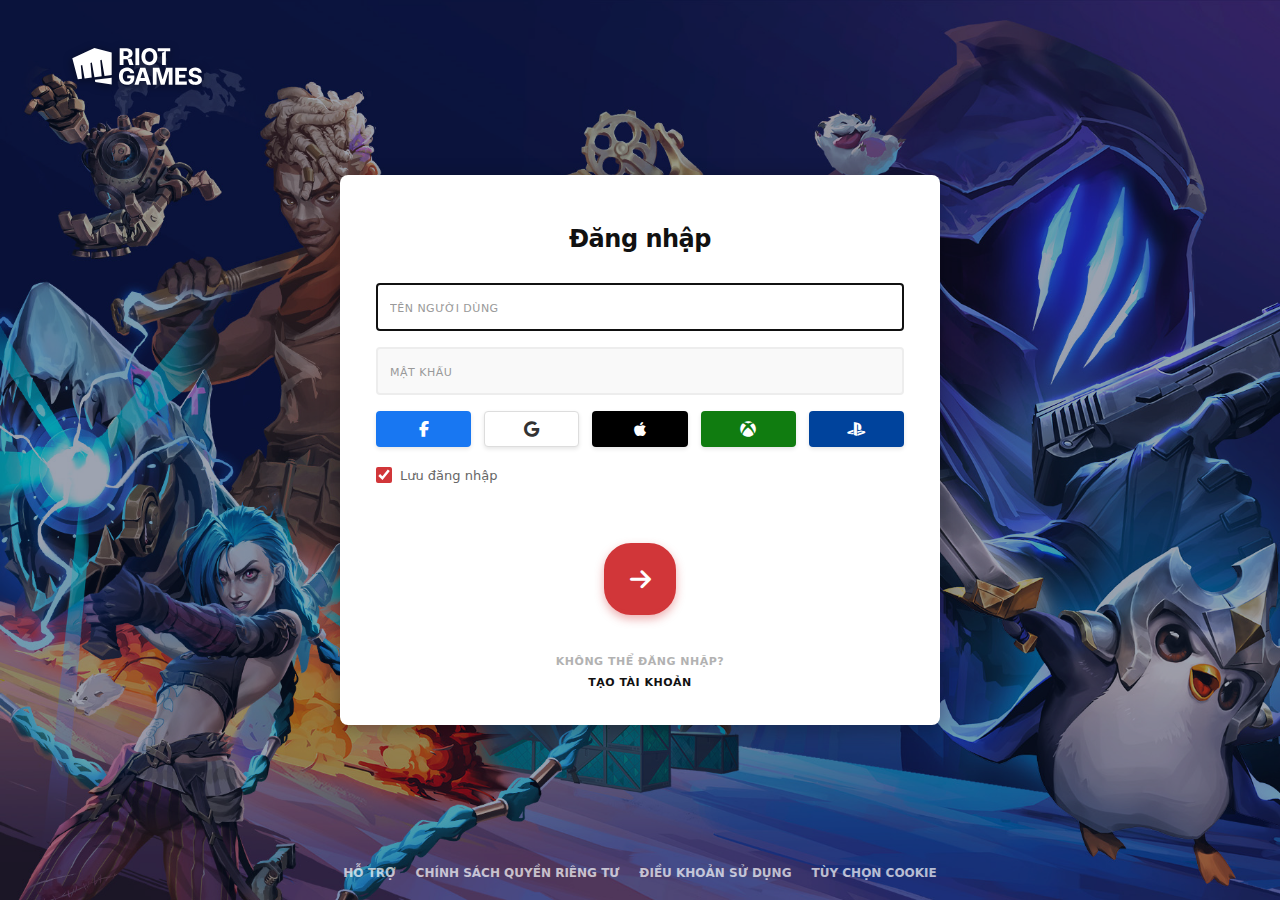
<file: dangnhap.html>
<!DOCTYPE html>
<html lang="vi">
<head>
    <meta charset="UTF-8">
    <meta name="viewport" content="width=device-width, initial-scale=1.0">
    <title>Đăng nhập - Riot Games</title>
    <!-- Font Awesome cho Icons -->
    <link rel="stylesheet" href="https://cdnjs.cloudflare.com/ajax/libs/font-awesome/6.4.0/css/all.min.css">
    <style>
        /* --- 1. CẤU HÌNH CHUNG (RESET & FONTS) --- */
        * {
            margin: 0;
            padding: 0;
            box-sizing: border-box;
            font-family: 'Segoe UI', system-ui, -apple-system, sans-serif;
        }

        body {
            /* Theme màu tối của game */
            background-color: #0b1a3a;
            /* Ảnh nền minh họa nhân vật game (Riot style) */
            background-image: url('./asset/img/dangnhap.jpg'); 
            background-size: cover;
            background-position: center;
            background-repeat: no-repeat;
            min-height: 100vh;
            display: flex;
            flex-direction: column;
            align-items: center;
            justify-content: center;
            position: relative;
        }

        /* Lớp phủ gradient tối (Overlay) */
        body::before {
            content: '';
            position: absolute;
            top: 0; left: 0; right: 0; bottom: 0;
            background: rgba(11, 26, 58, 0.4); /* Màu #0b1a3a mờ */
            z-index: 0;
        }

        /* --- 2. LOGO RIOT GAMES (Góc trái trên) --- */
        .brand-logo {
            position: absolute;
            top: 48px;
            left: 72px;
            width: 130px;
            z-index: 10;
        }
        
        /* Cập nhật style cho SVG thay vì IMG */
        .brand-logo svg {
            width: 100%;
            height: auto;
            filter: drop-shadow(0 2px 4px rgba(0,0,0,0.5));
        }
        
        /* Đổi màu logo thành trắng để nổi bật trên nền tối */
        .brand-logo svg path {
            fill: #ffffff;
        }

        /* --- 3. KHUNG ĐĂNG NHẬP (LOGIN CARD) --- */
        .login-card {
            position: relative;
            z-index: 1;
            background-color: #ffffff;
            width: 600px;
            height: 550px;
            padding: 50px 36px;
            border-radius: 8px; /* Bo góc nhẹ */
            box-shadow: 0 4px 20px rgba(0, 0, 0, 0.3);
            text-align: center;
            /* Hiệu ứng trượt lên nhẹ khi load */
            animation: slideUp 0.5s ease-out;
        }

        @keyframes slideUp {
            from { opacity: 0; transform: translateY(20px); }
            to { opacity: 1; transform: translateY(0); }
        }

        .login-card h2 {
            font-size: 24px;
            font-weight: 700;
            color: #111;
            margin-bottom: 30px;
            letter-spacing: -0.5px;
        }

        /* --- 4. CÁC Ô INPUT (Inputs) --- */
        .input-group {
            position: relative;
            margin-bottom: 16px;
            text-align: left;
        }

        .input-group input {
            width: 100%;
            padding: 14px 12px;
            background-color: #f9f9f9;
            border: 2px solid #ededed;
            border-radius: 4px;
            font-size: 14px;
            font-weight: 600;
            color: #333;
            transition: all 0.2s ease;
            outline: none;
        }

        /* Hiệu ứng focus input */
        .input-group input:focus {
            background-color: #fff;
            border-color: #111; /* Đen đậm khi focus */
        }
        
        /* Placeholder giả lập (Label nổi) */
        .input-group label {
            position: absolute;
            left: 14px;
            top: 50%;
            transform: translateY(-50%);
            color: #999;
            font-size: 11px;
            font-weight: 700;
            text-transform: uppercase;
            pointer-events: none;
            transition: 0.2s;
            opacity: 0; /* Ẩn mặc định, hiện khi người dùng gõ nếu cần custom JS phức tạp hơn */
        }

        /* Input Placeholder style */
        .input-group input::placeholder {
            color: #999;
            font-weight: 500;
            text-transform: uppercase;
            font-size: 11px;
            letter-spacing: 0.5px;
        }

        /* --- 5. SOCIAL LOGIN (Hàng ngang 5 nút) --- */
        .social-buttons {
            display: flex;
            justify-content: space-between;
            margin-bottom: 20px;
            margin-top: 10px;
        }

        .social-btn {
            width: 18%; /* Chia đều cho 5 nút */
            height: 36px;
            border-radius: 4px;
            display: flex;
            align-items: center;
            justify-content: center;
            font-size: 16px;
            text-decoration: none;
            transition: opacity 0.2s;
            box-shadow: 0 2px 4px rgba(0,0,0,0.1);
        }

        .social-btn:hover {
            opacity: 0.8;
        }

        /* Màu sắc theo JSON */
        .social-fb { background-color: #1877f2; color: white; }
        .social-gg { background-color: #ffffff; color: #333; border: 1px solid #ddd; }
        .social-ap { background-color: #000000; color: white; }
        .social-xbox { background-color: #107C10; color: white; } /* Xbox Green chuẩn hơn */
        .social-ps { background-color: #00439C; color: white; } /* PS Blue */

        /* --- 6. CHECKBOX & OPTIONS --- */
        .options-row {
            display: flex;
            align-items: center;
            margin-bottom: 60px; /* Khoảng trống lớn trước nút submit */
        }

        .checkbox-container {
            display: flex;
            align-items: center;
            cursor: pointer;
            font-size: 13px;
            color: #666;
            font-weight: 500;
        }

        .checkbox-container input {
            width: 16px;
            height: 16px;
            margin-right: 8px;
            accent-color: #d13639; /* Màu đỏ Riot */
            cursor: pointer;
        }

        /* --- 7. NÚT SUBMIT (Mũi tên tròn đỏ) --- */
        .submit-container {
            /* position: absolute; */
            bottom: 40px;
            left: 0;
            right: 0;
            display: flex;
            justify-content: center;
        }

        .btn-submit {
            width: 72px;
            height: 72px;
            background-color: #d13639; /* Đỏ Riot */
            color: white;
            border: 4px solid #d13639; /* Viền trắng tách biệt */
            border-radius: 27px; /* Hình tròn */
            font-size: 24px;
            cursor: pointer;
            display: flex;
            align-items: center;
            justify-content: center;
            transition: all 0.2s;
            box-shadow: 0 4px 10px rgba(209, 54, 57, 0.4);
        }

        .btn-submit:hover {
            background-color: #b01c1f;
            transform: scale(1.05);
        }
        
        .btn-submit:disabled {
            background-color: #eee;
            color: #aaa;
            border-color: #eee;
            cursor: default;
            transform: none;
            box-shadow: none;
        }

        /* --- 8. LIÊN KẾT (Links) --- */
        .links-container {
            margin-top: 40px; /* Đẩy xuống dưới nút submit */
            font-size: 11px;
            font-weight: 600;
            letter-spacing: 0.5px;
            text-transform: uppercase;
        }

        .links-container a {
            color: #b2b2b2;
            text-decoration: none;
            display: block;
            margin-bottom: 8px;
            transition: color 0.2s;
        }

        .links-container a:hover {
            color: #333;
        }

        .links-container a.emphasis {
            color: #111; /* Đậm hơn */
        }

        /* --- 9. FOOTER (Bottom Page) --- */
        .page-footer {
            position: absolute;
            bottom: 20px;
            z-index: 2;
            display: flex;
            gap: 20px;
        }

        .page-footer a {
            color: rgba(255, 255, 255, 0.7); /* Opacity 0.7 */
            font-size: 12px;
            text-decoration: none;
            font-weight: 600;
            text-transform: uppercase;
            transition: color 0.2s;
        }

        .page-footer a:hover {
            color: white;
        }

        /* Responsive Mobile */
        @media (max-width: 480px) {
            .brand-logo {
                left: 50%;
                transform: translateX(-50%);
                top: 20px;
                width: 100px;
            }
            
            .login-card {
                width: 100%;
                height: 100vh; /* Full màn hình trên mobile */
                border-radius: 0;
                display: flex;
                flex-direction: column;
                justify-content: center;
            }

            .page-footer {
                display: none; /* Ẩn footer trên mobile cho gọn */
            }
        }
    </style>
</head>
<body>

    <!-- Logo Riot Games (Góc trái trên) -->
    <div class="brand-logo">
        <!-- Sử dụng logo SVG chính thức -->
        <svg width="141" height="40" viewBox="0 0 141 40" fill="none" xmlns="http://www.w3.org/2000/svg"><path d="M24.2655 0.0798504L0.321289 11.1695L6.28735 33.8773L10.828 33.3197L9.57947 19.0418L11.0704 18.3775L13.6449 32.973L21.4049 32.0202L20.0255 16.2609L21.5019 15.6039L24.3334 31.6613L32.1831 30.6964L30.6728 13.4219L32.1661 12.7575L35.2619 30.3182L43.0219 29.3654V4.77853L24.2655 0.0798504Z"></path><path d="M24.8279 34.5198L25.2231 36.7552L43.0219 39.7228V32.2845L24.8376 34.5198H24.8279Z"></path><path d="M59.8558 29.86V32.9221H63.6304C63.6308 33.5431 63.4704 34.1537 63.1649 34.6944C62.8455 35.2331 62.3729 35.6644 61.8073 35.9333C61.1311 36.2423 60.3929 36.3916 59.6498 36.3697C58.7917 36.3935 57.9465 36.1568 57.2255 35.6909C56.5213 35.202 55.978 34.5152 55.6643 33.7173C55.2732 32.7197 55.0861 31.6537 55.114 30.5825C55.0854 29.5195 55.2769 28.4621 55.6764 27.4767C56.0031 26.6914 56.5505 26.0176 57.2522 25.5371C57.9597 25.0777 58.7895 24.8428 59.6328 24.8631C60.0719 24.8592 60.5093 24.9172 60.9322 25.0352C61.3084 25.143 61.6635 25.3144 61.9819 25.5419C62.2843 25.7598 62.5453 26.0299 62.7528 26.3396C62.9697 26.6708 63.1333 27.0341 63.2376 27.4161H67.4243C67.3147 26.5374 67.0295 25.6898 66.5855 24.9237C66.1438 24.1678 65.564 23.5017 64.8764 22.9598C64.1559 22.3965 63.343 21.9625 62.474 21.6773C61.5302 21.3701 60.5429 21.2178 59.5504 21.2263C58.3891 21.2167 57.2368 21.4307 56.1564 21.8567C55.1184 22.2701 54.1797 22.8989 53.4025 23.7017C52.5892 24.5501 51.961 25.5582 51.5577 26.662C51.097 27.9395 50.8727 29.2901 50.8958 30.6479C50.8958 32.5778 51.2627 34.2418 51.9964 35.6399C52.6902 36.9866 53.7586 38.1039 55.0728 38.8573C56.4044 39.5678 57.884 39.9563 59.3928 39.9917C60.9017 40.0271 62.3978 39.7083 63.7613 39.0609C64.941 38.4623 65.9232 37.5364 66.5904 36.394C67.2772 35.2318 67.6199 33.8418 67.6182 32.2238V29.8575L59.8558 29.86Z"></path><path d="M111.984 39.7543V21.4639H124.51V24.8485H116.118V28.912H122.903V32.2966H116.118V36.3697H124.53V39.7543H111.984Z"></path><path d="M136.67 26.8318C136.652 26.5174 136.566 26.2107 136.418 25.9328C136.269 25.6549 136.063 25.4124 135.812 25.2219C135.305 24.8364 134.6 24.6448 133.706 24.6448C133.189 24.6276 132.674 24.7099 132.188 24.8873C131.822 25.0209 131.5 25.2544 131.259 25.5613C131.051 25.8418 130.938 26.1817 130.937 26.5311C130.926 26.8096 130.992 27.0858 131.129 27.3288C131.272 27.5703 131.472 27.774 131.71 27.9228C131.99 28.1042 132.291 28.25 132.607 28.3568C132.976 28.4851 133.351 28.5911 133.732 28.6744L135.339 29.0477C136.127 29.2153 136.895 29.4656 137.63 29.7945C138.268 30.0788 138.857 30.4617 139.376 30.9291C139.851 31.3617 140.229 31.8896 140.486 32.4784C140.755 33.1137 140.888 33.7984 140.876 34.4883C140.904 35.5326 140.604 36.5592 140.018 37.4244C139.4 38.2836 138.545 38.9448 137.558 39.3276C136.327 39.8029 135.015 40.0303 133.696 39.9968C132.357 40.0254 131.026 39.794 129.776 39.3155C128.723 38.9064 127.817 38.1901 127.177 37.2595C126.558 36.3447 126.235 35.2035 126.207 33.8361H130.19C130.196 34.3642 130.362 34.8781 130.667 35.3088C130.973 35.7396 131.403 36.0666 131.899 36.2461C132.46 36.459 133.055 36.5627 133.655 36.5516C134.204 36.5635 134.752 36.474 135.269 36.2873C135.678 36.143 136.04 35.8919 136.319 35.5599C136.564 35.2511 136.699 34.8684 136.699 34.4738C136.703 34.1199 136.581 33.7762 136.355 33.504C136.078 33.2018 135.735 32.9685 135.352 32.8227C134.811 32.6022 134.252 32.4286 133.681 32.3038L131.725 31.8311C130.165 31.4593 128.935 30.8726 128.033 30.0709C127.131 29.2692 126.683 28.183 126.69 26.8124C126.661 25.7606 126.978 24.7285 127.592 23.8739C128.234 23.0048 129.099 22.3254 130.096 21.9076C131.245 21.4202 132.484 21.1798 133.732 21.2021C134.975 21.1742 136.208 21.4149 137.349 21.9076C138.318 22.3292 139.15 23.0126 139.752 23.8811C140.33 24.7513 140.634 25.7749 140.624 26.8196L136.67 26.8318Z"></path><path d="M109.036 39.7543H104.947V25.8498L104.527 25.845L100.396 39.7543H96.3092L92.2898 25.845L91.7685 25.8498V39.7543H87.6788V21.4639H94.6291L98.1395 33.7222H98.5637L102.074 21.4639H109.036V39.7543Z"></path><path d="M81.2401 39.7543H85.6691L79.5286 21.4663H73.9164L67.7661 39.7543H72.2025L73.3976 35.7442H80.0449L81.2401 39.7543ZM74.3479 32.5536L76.3407 25.8498H77.0922L79.0946 32.5536H74.3479Z"></path><path d="M72.9176 0.249565H68.7843V18.54H72.9176V0.249565Z"></path><path d="M92.5467 9.39477C92.5467 11.4023 92.1661 13.0994 91.4049 14.4862C90.6978 15.8251 89.6217 16.9332 88.3043 17.6793C86.9498 18.402 85.4383 18.78 83.9031 18.78C82.3679 18.78 80.8563 18.402 79.5019 17.6793C78.1841 16.9304 77.1082 15.8198 76.4013 14.4789C75.6401 13.0792 75.2594 11.3821 75.2594 9.3875C75.2594 7.39295 75.6401 5.69175 76.4013 4.28393C77.1069 2.94907 78.1793 1.84373 79.4922 1.09814C80.8472 0.377098 82.3585 0 83.8934 0C85.4283 0 86.9396 0.377098 88.2946 1.09814C89.6121 1.84423 90.6881 2.95233 91.3952 4.2912C92.1564 5.68771 92.537 7.3889 92.537 9.39477H92.5467ZM88.331 9.39477C88.3624 8.31864 88.1786 7.24707 87.7904 6.24293C87.4832 5.4581 86.9489 4.78277 86.2558 4.30333C85.5467 3.86737 84.7306 3.63656 83.8982 3.63656C83.0659 3.63656 82.2498 3.86737 81.5407 4.30333C80.8468 4.78314 80.311 5.4582 80.0013 6.24293C79.2722 8.2809 79.2722 10.5086 80.0013 12.5466C80.31 13.3319 80.846 14.0073 81.5407 14.4862C82.2498 14.9222 83.0659 15.153 83.8982 15.153C84.7306 15.153 85.5467 14.9222 86.2558 14.4862C86.9497 14.0076 87.4842 13.332 87.7904 12.5466C88.1783 11.5424 88.362 10.4709 88.331 9.39477Z"></path><path d="M60.0982 12.1635L62.2219 18.54H66.7576L64.3964 11.6714H61.1892L60.9976 11.0798C61.6086 10.961 62.6534 10.7767 63.5795 10.1464C64.2281 9.70505 64.76 9.11291 65.1294 8.42078C65.4989 7.72864 65.6949 6.95718 65.7007 6.17261C65.7284 5.0889 65.4549 4.01875 64.9104 3.08138C64.3782 2.1737 63.5885 1.44459 62.6413 0.98661C61.5306 0.472248 60.3156 0.22324 59.0922 0.259261H51.7152V18.54H55.851V12.1635H60.0982ZM60.0207 8.37891C59.4577 8.58593 58.8602 8.68305 58.2607 8.665H55.851V3.60749H58.2534C58.8534 3.59022 59.4508 3.69242 60.011 3.90813C60.4539 4.08433 60.8281 4.39898 61.0776 4.80519C61.3321 5.2147 61.4587 5.69079 61.4413 6.17261C61.461 6.64717 61.3359 7.11649 61.0825 7.51821C60.8317 7.91308 60.4589 8.21529 60.0207 8.37891Z"></path><path d="M92.937 0.249568V3.64386H100.04L100.234 4.23786C99.6328 4.35424 98.617 4.53365 97.7055 5.13493V18.5448H101.795V3.63416H106.552V0.239867L92.937 0.249568Z"></path></svg>
    </div>

    <!-- Card Đăng Nhập -->
    <div class="login-card">
        <h2>Đăng nhập</h2>

        <form action="#" method="POST" id="loginForm">
            
            <!-- Input: User -->
            <div class="input-group">
                <input type="text" placeholder="TÊN NGƯỜI DÙNG" required>
            </div>

            <!-- Input: Password -->
            <div class="input-group">
                <input type="password" placeholder="MẬT KHẨU" required>
            </div>

            <!-- Social Buttons (5 providers) -->
            <div class="social-buttons">
                <a href="#" class="social-btn social-fb" title="Facebook"><i class="fa-brands fa-facebook-f"></i></a>
                <a href="#" class="social-btn social-gg" title="Google"><i class="fa-brands fa-google"></i></a>
                <a href="#" class="social-btn social-ap" title="Apple"><i class="fa-brands fa-apple"></i></a>
                <a href="#" class="social-btn social-xbox" title="Xbox"><i class="fa-brands fa-xbox"></i></a>
                <a href="#" class="social-btn social-ps" title="PlayStation"><i class="fa-brands fa-playstation"></i></a>
            </div>

            <!-- Checkbox: Remember Me -->
            <div class="options-row">
                <label class="checkbox-container">
                    <input type="checkbox" checked>
                    Lưu đăng nhập
                </label>
            </div>

            <!-- Submit Button (Hình tròn mũi tên) -->
            <div class="submit-container">
                <button type="submit" class="btn-submit">
                    <i class="fa-solid fa-arrow-right"></i>
                </button>
            </div>
            
            <!-- Bottom Links -->
            <div class="links-container">
                <a href="https://recovery.riotgames.com/vi">KHÔNG THỂ ĐĂNG NHẬP?</a>
                <a href="#" class="emphasis">TẠO TÀI KHOẢN</a>
            </div>

        </form>
    </div>

    <!-- Footer Links -->
    <div class="page-footer">
        <a href="#">Hỗ trợ</a>
        <a href="#">Chính sách quyền riêng tư</a>
        <a href="#">Điều khoản sử dụng</a>
        <a href="#">Tùy chọn cookie</a>
    </div>

    <script>
        // Script nhỏ: Tự động focus vào input đầu tiên
        document.querySelector('input[type="text"]').focus();
    </script>
</body>
</html>
</file>
<file: asset/css/style.css>
* {
    padding: 0;
    margin: 0;
    box-sizing: border-box;
}

body {
    font-family: "Inter", sans-serif; /* Đặt font chung cho body */
    overflow-x: hidden; /* Ẩn thanh cuộn ngang thừa */
    background-color: #1a1a1a;
}

img {
    max-width: 100%; /* Đảm bảo ảnh không bao giờ to hơn khung chứa */
    height: auto;
    display: block;
}
div {
    display: block;
    unicode-bidi: isolate;
}
html{
    width: 100%;
}

/* headerseach-test */
/* #headerseach .headerseach-test{
    background-color: aqua;
    height: 80px;
    width: 100%;
} */
/* header */
@font-face {
    font-family: 'Beaufort';
    /* Đường dẫn đến file font BOLD/HEAVY ITALIC của bạn */
    src: url('./fonts/BeaufortforLOL-BoldItalic.woff') format('woff');
    font-weight: 800; /* Thiết lập trọng lượng 800 (Heavy) */
    font-style: italic; /* Quan trọng: Thiết lập kiểu chữ nghiêng */
    font-display: swap;
}

@font-face {
    font-family: 'Beaufort';
    /* Đường dẫn đến file font REGULAR của bạn */
    src: url('./fonts/BeaufortforLOL-Regular.woff') format('woff');
    font-weight: 400; /* Thiết lập trọng lượng 400 (Regular) */
    font-style: normal; /* Kiểu chữ bình thường */
    font-display: swap;
}

body {
    margin:0;
    padding:0;
    font-family: Arial, sans-serif;
    background-color: #ffffff;
}

main {
    width: 100%;
    display: flex;
    justify-content: center;
    align-items: center;
}

.header-container {
    display: flex;
    justify-content: space-between;
    align-items: center;
    background-color: #333;
    color: white;
    padding: 10px 30px;
    height: 80px;
    box-sizing: border-box;
    position: static;
    background-color: rgb(0, 0, 0);
}
/* begin lightbox css */
/* --- CSS CHO NÚT BẤM (Cập nhật: Dùng > để tăng tính biệt lập) --- */

        /* --- LIGHTBOX MODAL (Cấu trúc phân cấp rõ ràng) --- */
        #lightbox-modal {
            display: none;
            position: fixed;
            z-index: 9999;
            top: 0; left: 0;
            width: 100%; height: 100%;
            background-color: rgba(0, 0, 0, 0.9);
            justify-content: center;
            align-items: center;
            flex-direction: column;
            opacity: 0;
            transition: opacity 0.3s ease;
        }

        #lightbox-modal.active { opacity: 1; }

        /* Container video chỉ nhận style khi nằm trực tiếp trong #lightbox-modal */
        #lightbox-modal > .video-container {
            position: relative;
            width: 90%;
            /* max-width: 900px; */
            aspect-ratio: 16 / 9;
            background: #000;
            box-shadow: 0 0 20px rgba(0,0,0,0.8);
            border-radius: 8px;
            overflow: hidden;
        }

        #lightbox-modal > .video-container > #lightbox-iframe {
            width: 100%;
            height: 100%;
            border: none;
        }

        /* Nút đóng nằm trực tiếp trong modal */
        #lightbox-modal > .close-btn {
            position: absolute;
            width: 34px;
            height: 34px;
            background-color: #c8aa6e;
            color: black;
            top: 10px; right: 10px;
            font-size: 40px;
            cursor: pointer;
            /* background: none; */
            border: none;
            z-index: 10001;
            line-height: 1;
        }
        
        #lightbox-modal > .close-btn:hover { color: #f00; }
/* end lightbox css */

/*Begin Header Left */
.header-left {
    display: flex;
    align-items: center;
}
.header-left:hover .icon-logo svg,
.header-left:hover .logo-riot svg {
    cursor: pointer;
    fill: red;
}

.logo-riot svg {
    width: 75px;
    height: 24px;
    fill: #f9f9f9;
    position: relative;
    margin: 0;
    padding: 0;
    box-sizing: border-box;
    scroll-margin-top: 80px;
    text-align: left;
    display: block;
    font-size: 14px;
    font-weight: 700;
    font-family: "Neue Frutiger World", Tahoma, sans-serif;
    tab-size: 4;
    text-rendering: optimizeSpeed;
    text-size-adjust: 100%;
    unicode-bidi: isolate;
}

.header-container .icon-logo svg {
    box-sizing: border-box;
    color: rgb(85, 26, 139);
    display : block;
    font-family: "Neue Frutiger World", Tahoma, sans-serif;
    font-size: 14px;
    font-weight: 700;
    height: 5px;
    margin: 0;
    padding: 0;
    scroll-margin-top: 80px;
    tab-size: 4;
    text-align: left;
    text-rendering: optimizeSpeed;
    text-size-adjust: 100%;
    unicode-bidi: isolate;
    width: 20px;
    fill: #7e7e7e;

}
/*End Header Left */


/*Begin Header Center */
.header-center {
    align-items:center;
    box-sizing:border-box;
    color: rgb(10, 20, 40);
    display:flex;
    flex-basis:0%;
    flex-grow:1;
    flex-shrink:1;
    font-family:"Neue Frutiger World", Tahoma, sans-serif;
    font-size:14px;
    font-weight:700;
    height:78.4px;
    justify-content:flex-start;
    line-height:normal;
    margin: 0 !important;
    padding:0;
    scroll-margin-top:80px;
    tab-size:4;
    text-align:left;
    text-rendering:optimizespeed;
    text-size-adjust:100%;
    unicode-bidi:isolate;
    width:809.938px;
}

.logo-center-desktop {
    height: 80px;
    margin-left: 22px;
    display: flex;
    align-items: center;
    flex-direction: column;
    justify-content: center;
}
.logo-center-desktop svg {
    box-sizing: border-box;
    color: rgb(85, 26, 139);
    display: block;
    font-family:"Neue Frutiger World", Tahoma, sans-serif;
    font-size: 14px;
    font-weight: 700;
    height: 26px;
    margin: 0;
    min-width:38px;
    padding: 0;
    scroll-margin-top: 80px;
    tab-size: 4;
    text-align: left;
    text-decoration-color: rgb(0, 0, 238);
    text-decoration-line: none;
    text-size-adjust: 100%;
    width:38px;
    text-rendering: optimizeSpeed;
    text-decoration: line;
    text-decoration-thickness: auto;
    text-decoration-skip-ink: auto;
    position: relative;
}
.header-center-ct {
    display: flex;
    align-items: center;
    margin-left: 16px;
}
.header-center-ct a {
    color: white;
    position: relative;
    text-decoration: none;
    margin: 7px 0;
    z-index: 1;
}
.header-center-ct a p {
    padding: 7.5px 16px;
    margin: 0 4px 0 0;
    color:#f9f9f9;
    font-size:13px;
    font-family: "Neue Frutiger World", Tahoma, sans-serif;
    text-transform: uppercase;
}
.header-center-ct a:hover p {
    background-color: rgba(128, 128, 128,.3);
    border-radius: 6.4px;
}

.desktop-link-item-underline {
    display: none;
}


.header-center-ct a:hover .desktop-link-item-underline {
    display: block;
    background-color: rgb(0, 160, 186);
    position: absolute;
    bottom: 7px;
    top: 45px;
    height: 4px;
    width: 100% !important;
    border-radius: 2px;
}


.desktop-link-item-icon-linkout {
    width: 12px;
    height: 12px;
    display: inline-block;
    margin-left: 4px;
    vertical-align: middle;
}

/* ===== RIOT NEWS DROPDOWN ===== */

.dropdown-toggle {
    position: relative;
}

/* underline phải có position */
.desktop-link-item-underline {
    position: relative;
}




/* PANEL */
.dropdown-menu {
    position: absolute;
    top: calc(100% + 6px);
    left: 0;
    width: 230px;
    padding: 10px 8px;
    background: #2b2b2b;              /* xám đậm như ảnh */
    border-radius: 10px;
    box-shadow: 0 10px 30px rgba(0,0,0,.55);
    display: none;
    z-index: 999;
}

.dropdown-toggle:hover .dropdown-menu {
    display: block;
}

/* ITEM */
.dropdown-menu a {
    display: flex;
    align-items: center;
    height: 34px;
    margin-bottom: 4px;
    padding: 0 14px;
    border-radius: 6px;
    color: #d0d0d0;
    font-size: 11px;
    font-weight: 700;
    letter-spacing: .8px;
    text-transform: uppercase;
    font-family: Arial, Helvetica, sans-serif;
    text-decoration: none;
}

/* ITEM ACTIVE (TẤT CẢ) */
.dropdown-menu a:first-child {
    background: #3a3a3a;
    color: #ffffff;
}

/* HOVER */
.dropdown-menu a:hover {
    background: #3a3a3a;
    color: #ffffff;
}

/* bỏ khoảng trống item cuối */
.dropdown-menu a:last-child {
    margin-bottom: 0;
}


/*End Header Center */

/*Begin Header Right */
.header-right {
    display: flex;
    align-items: center;
}   

.header-right .search-icon {
    /* ensure a perfectly round button */
    display:inline-grid;
    place-items:center; 
    height:44px;
    width: 45px;
    border-radius: 16px;
    background:#1f1f1f; 
    margin-right:10px;
    box-sizing:border-box;
    overflow:hidden;
    line-height:0; 
    cursor:pointer;
}

.header-right .search-icon svg {
    width:18px;
    height:18px;
    fill:#ffffff; /* white magnifier */
    display:block; /* avoid inline whitespace */
}
.header-right .header-lg {
    display: flex;
    align-items: center;
    justify-content: space-around;
    box-sizing: border-box;
    color: rgb(10, 20, 40);
    color-scheme: light only;
    font-family: "FF Mark W05", Arial, sans-serif;
    font-size: 14px;
    font-weight: 700;
    height: 78.4px;
    line-height: normal;
    margin: 0;
    padding: 0;
    position: relative;
    scroll-margin-top: 80px;
    tab-size: 4;
    text-align: left;
    text-rendering: optimizeSpeed;
    text-size-adjust: 100%;
    top: 0px;
    unicode-bidi: isolate;
    width: 32px;
}
.login-btn {
    align-items: center;
    box-sizing: border-box;
    color: rgb(10, 20, 40);
    color-scheme: light only;
    display: flex;
    font-family: "Neue Frutiger World", Tahoma, sans-serif;
    font-size: 14px;
    font-weight: 700;
    height: 78.4px;
    justify-content: center;
    line-height: normal;
    
    /* Gộp các thuộc tính margin (top, right, bottom, left) đều là 0px */
    margin: 0px; 
    
    /* Gộp các thuộc tính padding (top, right, bottom, left) đều là 0px */
    padding: 0px; 
    
    scroll-margin-top: 80px;
    tab-size: 4;
    text-align: left;
    text-rendering: optimizeSpeed;
    text-size-adjust: 100%;
    unicode-bidi: isolate;
    width: 124.463px;
}
.login-btn a {
    /* Background Properties */
    background-attachment: scroll;
    background-clip: border-box;
    background-color: rgb(11, 196, 226);
    background-image: none;
    background-origin: padding-box;
    background-position-x: 0%;
    background-position-y: 0%;
    background-repeat: repeat;
    background-size: auto;

    /* Border & Box Model */
    /* Gộp 4 thuộc tính border-radius (đều là 12px) */
    border-radius: 12px;
    box-sizing: border-box;
    height: 32px;
    width: 112.463px;
    display: inline-block;

    /* Gộp 4 thuộc tính margin (đều là 0px) */
    margin: 0px;

    /* Gộp padding: top/bottom = 8px, left/right = 16px */
    padding: 8px 16px;

    /* Typography (Chữ) */
    color: rgb(17, 17, 17);
    font-family: "Neue Frutiger World", Tahoma, sans-serif;
    font-size: 13px;
    font-weight: 600;
    letter-spacing: 1.04px;
    line-height: 16px;
    text-align: center;
    text-overflow: ellipsis;
    text-transform: uppercase;

    /* Gộp các thuộc tính text-decoration */
    text-decoration: none;
    /* (Bao gồm: text-decoration-line: none, 
                 text-decoration-color: rgb(17, 17, 17),
                 text-decoration-style: solid,
                 text-decoration-thickness: auto) */

    /* Transition (Hiệu ứng) */
    /* Gộp 4 thuộc tính transition */
    transition: color 1s cubic-bezier(0.06, 0.81, 0, 0.98) 0s;
    /* (Bao gồm: transition-property: color,
                 transition-duration: 1s,
                 transition-timing-function: ...,
                 transition-delay: 0s) */
    
    transition-behavior: normal;

    /* Other Properties */
    color-scheme: light only;
    cursor: pointer;
    position: relative;
    scroll-margin-top: 80px;
    tab-size: 4;
    text-rendering: optimizeSpeed;
    text-size-adjust: 100%;
    vertical-align: middle;
    z-index: 0;
    align-items: center;
    justify-content: center;
    white-space: nowrap;
}

/*End Header Right */
/* end header */


#howtoplay{
    display: flex;
    flex-direction: column;
    /* align-items: flex-end; */
    
}

/* background-header */
.background-header img{
    width: 100%;
    height: 100%;
    /* display: flex; */
}
.background-header{
    position: relative;
    /* padding-top: 96px; */
    height: 522px; 
    overflow: hidden; 
}

/* header */
.update-container{
    width: 1920px;
    padding: 0 48px;
    margin: 0 10%;
    display: flex;
    /* position: absolute; */
    /* justify-content: center; */
    
    
}
.update-header{
    position: absolute;
    top: 0;
    padding-top: 250px;
    width: 616px;
    /* padding: 0 48px; */
    display: flex;
    flex-direction: column;
    
}
/* Supertitle */

.update-container .update-header .update-supertitle{
    font-family: Inter, sans-serif;
    word-break: break-word;
    font-size: 22px;
    line-height: 32px;
    font-weight: 500;
    color: rgb(255, 255, 255);
}
/* Title */
.update-header .update-title {
    text-wrap: balance;
    word-break: break-word;
    font-family: "Beaufort for LOL", sans-serif;
    font-style: italic;
    font-weight: 700;
    font-size: 64px;
    line-height: 72px;
    text-transform: uppercase;
    color: white;
    margin-bottom: 16px;
}
/* Description */
.update-header .update-description {
    font-family: Inter, sans-serif;
    font-weight: 400;
    word-break: break-word;
    font-size: 18px;
    line-height: 28px;
    color: rgb(255, 255, 255);
}
/* CTA Button */
.update-header .cta-text {
color: #0A1428;
}
.update-header .btn-primary{
    padding: 24px 34px;
    background-color: #C8AA6E;
    line-height: 10;
    text-decoration: none;
}
.update-header .btn-primary:hover{
    background-color: #d3bb8b;
}

#howtoplay-section .section-content{
    background-color: white;
    width: 100%;
    min-height: 544px;
    display: flex;
    justify-content: center;
    align-items: center;
}
.section-header .section-supertitle,
.section-header .section-title,
.section-header .section-body {
    width: 784px; 
    display: flex;
    justify-content: center;
    text-align: center;
    color: #0a1428;
}

.section-supertitle {
    font-family: Inter, sans-serif;
    word-break: break-word;
    font-size: 22px;
    line-height: 32px;
    font-weight: 500;
    color: #0a1428;
    margin-bottom: 20px;
}
.section-header > .section-title > h2{
    text-wrap: balance;
    word-break: break-word;
    font-family: Inter, sans-serif;
    font-style: italic;
    font-weight: 700;
    text-transform: uppercase;
    font-size: 63px;
    line-height: 72px;
    margin-bottom: 30px;
}
.section-header > .section-body > p{
    font-family: Inter, sans-serif;
    font-weight: 400;
    word-break: break-word;
    font-size: 18px;
    line-height: 28px;
    color: rgb(10, 20, 40);
}


/* 1. Định nghĩa khung chứa có chiều cao cố định 640px */
.background-body-img {
    width: 100%;      /* Chiều rộng full màn hình */
    height: 640px;    /* Chiều cao cố định như bạn muốn */
    overflow: hidden; /* Ẩn những phần ảnh bị thừa ra ngoài khung */
}
 
.background-body .background-body-img img{
    width: 100%;
    height: 100%;
    object-fit: cover;
    object-position: center;
    position: relative;
    inset: 0px;
    
    /* border: 1px solid rgb(0, 0, 0);  */
    z-index: 2;
}

.videobackground {
    position: relative;
    z-index: 2; /* cho video nổi trên */
    top: -30px; /* kéo cả block video lên */

    width: 100%;
    height: 640px; /* tùy chỉnh */
    overflow: hidden;
}
.videobackground video {
  width: 100%;
  height: 100%;
  object-fit: cover; /* video phủ kín */
}
.video-overlay{
    position: absolute;
    top: 50%;  /* căn giữa dọc */
    left: 50%; /* căn giữa ngang */
    transform: translate(-50%, -50%);
    color: white;
    text-align: center;
    z-index: 2; /* chắc chắn nằm trên video */
    padding: 0 30px;
}
.videobackground .overlay{
    display: flex;
    height: 100%;
    width: 100%;
}

.videobackground .video-overlay h1{
    font-size: 64px;
    white-space: nowrap;  /* không cho xuống dòng */
    padding-bottom: 20px;
    font-style: italic; /* chữ nghiêng */
    font-family: Arial, Helvetica, sans-serif;
    font-weight: 900;
}
.videobackground .video-overlay p{
    max-width: 784px;
    margin: 0 auto;     /* căn giữa đoạn mô tả */
    font-size: 18px;
    font-family: Arial, Helvetica, sans-serif;
    line-height: 28px;
    font-weight: 400;
}



.chon-logo {
    /* transform: translate3d(0px, 0px, 0px); */
    display: flex;
    justify-content: center;
    width: 100%;
    gap: 10px;
}
.khung-logo{
    text-align: center;
    justify-items: center;
    cursor: pointer;     /* Biến con trỏ chuột thành bàn tay */
    opacity: 0.5;        /* Mờ đi một chút */
    transition: 0.3s;    /* Hiệu ứng chuyển đổi mượt */
}
/* Khi di chuột vào hoặc khi đang được chọn (có class active) */
.khung-logo:hover, 
.khung-logo.active {
    opacity: 1;          /* Sáng rõ lên */
    transform: scale(1.1); /* Phóng to nhẹ lên 1 xíu */
}
/* Style cho chữ bên dưới logo */
.khung-logo p {
    margin-top: 10px;
    font-weight: bold;
    font-size: 12px;
    letter-spacing: 1px; /* Giãn chữ ra cho sang */
}
.phahuycancu-tieu-de,.phahuycancu-mo-ta{
    display: flex;
    justify-content: center;
}
.cho-an-nut{
    color: white;
}

/* --- SECTION PHÁ HỦY CĂN CỨ --- */
.phahuycancu {
    position: relative;
    top: -31px;
    background-color: rgb(10, 20, 40);
    padding: 80px 48px; /* Padding rộng ra cho thoáng */
    
    /* QUAN TRỌNG: CHUYỂN SANG HÀNG NGANG */
    display: flex;
    flex-direction: row; 
    align-items: center; /* Căn giữa theo chiều dọc */
    justify-content: center;
    gap: 50px; /* Khoảng cách giữa Cột Trái và Cột Phải */
}

/* --- CỘT TRÁI (Chữ & Nút) --- */
.cho-an-nut {
    width: 40%; /* Chiếm 40% chiều rộng */
    color: white;
    text-align: center; /* Căn giữa nội dung bên trong cột trái */
    display: flex;
    flex-direction: column;
    align-items: center;
    z-index: 10; /* Đảm bảo nổi lên trên */
}

.phahuycancu-tieu-de {
    font-family: "Beaufort for LOL", sans-serif;
    font-size: 64px; /* To hơn cho giống ảnh */
    font-weight: 800;
    font-style: italic;
    margin-bottom: 20px;
    text-transform: uppercase;
}

.phahuycancu-mo-ta {
    font-size: 16px;
    line-height: 1.5;
    max-width: 100%; /* Giới hạn độ rộng chữ để không bị bè */
    margin-bottom: 40px;
    color: #f0f0f0;
}

/* Logo và Nút bấm */
.chon-logo {
    display: flex;
    justify-content: center;
    gap: 40px;
}

.khung-logo {
    cursor: pointer;
    opacity: 0.5;
    transition: 0.3s;
    text-align: center;
}
.khung-logo:hover, .khung-logo.active {
    opacity: 1;
    transform: scale(1.1);
}
.khung-logo img {
    width: 80px;
    margin-bottom: 10px;
    margin: 0 auto; /* Căn giữa ảnh logo */
}
.khung-logo p {
    font-size: 12px;
    font-weight: bold;
    letter-spacing: 1px;
    text-transform: uppercase;
}

/* --- CỘT PHẢI (Wrapper chứa Map + Text dưới Map) --- */
.col-right {
    width: 60%; /* Chiếm 60% chiều rộng */
    max-width: 900px;
    position: relative;
    display: flex;
    flex-direction: column;
    align-items: center; 
}

/* Khung ảnh Map */
.nhachinh {
    position: relative;
    width: 100%;
    height: 500px; /* Chiều cao cố định cho khung ảnh */
    margin-bottom: 20px; /* Khoảng cách với dòng chữ bên dưới */
}

.nhachinh > div {
    position: absolute;
    top: 0;
    left: 0;
    width: 100%;
    height: 100%;
    opacity: 0;          /* Mặc định ẩn */
    transition: opacity 0.5s ease-in-out;
    z-index: 1;
}
/* Style chung cho ảnh bên trong */
.nhachinh > div img {
    width: 100%;
    height: 100%;
    object-fit: contain;
    object-position: center;
}

.anh1, .anh2 {
    position: absolute;
    top: 0;
    left: 0;
    width: 100%;
    height: 100%;
    transition: opacity 0.5s ease-in-out;
}

.anh1 img, .anh2 img {
    width: 100%;
    height: 100%;
    object-fit: contain; /* Dùng contain để thấy trọn vẹn map isometric */
    object-position: center; 
}

/* Text Mô tả chi tiết (Nằm dưới Map) */
.khung-mota-chitiet {
    position: relative;
    width: 100%;
    height: 100px; /* Giữ chỗ cho chữ không bị nhảy layout */
    text-align: center; /* Căn giữa giống ảnh mẫu */
}
/* 2. Định vị tất cả các khung chữ con nằm chồng lên nhau */
.khung-mota-chitiet > div {
    position: absolute;
    top: 0;
    /* Căn chỉnh vị trí chữ tùy theo layout (Right hoặc Center) */
    /* Ở đây ta để width 100% và text-align inherit để nó theo cha */
    width: 100%; 
    opacity: 0;          /* Mặc định ẩn */
    transition: opacity 0.5s ease;
    z-index: 1;
}
/* Style chung cho Tiêu đề (H3) bên trong */
.khung-mota-chitiet > div h3 {
    font-family: "Beaufort for LOL", sans-serif;
    font-size: 18px;
    font-weight: 700;
    color: white; /* Màu mặc định */
    text-transform: uppercase;
    margin-bottom: 10px;
    letter-spacing: 1px;
}

.mota-1, .mota-2 {
    position: absolute;
    top: 0;
    right: 0; /* Căn sát lề phải */
    width: 100%;
    transition: opacity 0.5s ease;
}

.mota-1 h3, .mota-2 h3 {
    font-family: "Beaufort for LOL", sans-serif;
    font-size: 18px;
    font-weight: 700;
    text-transform: uppercase;
    margin-bottom: 10px;
    letter-spacing: 1px;
}

.mota-1 h3 { color: white; }
.mota-2 h3 { color: white; }

.mota-1 p, .mota-2 p {
    font-size: 14px;
    line-height: 1.6;
    color: #f0f0f0;
    max-width: 500px; /* Giới hạn độ dài dòng chữ */
    margin: 0 auto;
}

/* Mặc định ẩn/hiện */
.mota-2, .anh2 { opacity: 0; z-index: 1; }
.mota-1, .anh1 { opacity: 1; z-index: 2; }
.khung-mota-chitiet > div p {
    font-size: 14px;
    line-height: 1.6;
    color: #f0f0f0;
    max-width: 500px;
    margin: 0 auto; /* Căn giữa */
}

/* phần tăng sức mạnh*/
/* --- CSS CHUNG CHO SECTION --- */
.tangsucmanhtuong {
    background-color: rgb(10, 20, 40);
    position: relative;
    bottom: 31px;
    color: #f0f0f0;
    padding: 60px 20px;
    text-align: center;
    font-family: 'Inter', sans-serif;
}

.h1-tangsucmanhtuong h1 {
    font-style: italic;
    font-weight: 800;
    font-size: 3rem;
    margin-bottom: 20px;
    text-transform: uppercase;
    letter-spacing: 2px;
}

.mota-tangsucmanhtuong {
    max-width: 800px;
    margin: 0 auto 50px auto;
    line-height: 1.6;
    color: #c6c6c6;
}

/* --- PHẦN MEDIA (VIDEO/ẢNH) --- */
.video-tangsucmanhtuong {
    width: 100%;
    max-width: 900px;
    margin: 0 auto 30px auto;
    position: relative;
    /* Giữ chiều cao ổn định để không bị giật layout khi chuyển */
    min-height: 400px; 
    display: flex;
    justify-content: center;
    align-items: center;
}

.media-content {
    display: none; /* Mặc định ẩn hết */
    width: 100%;
    animation: fadeIn 0.5s ease;
}

.media-content.active {
    display: block; /* Chỉ hiện cái có class active */
}

.media-content video, 
.media-content img {
    width: 100%;
    height: auto;
    border: 1px solid #333;
}

/* --- PHẦN ICON (NÚT BẤM) --- */
.chon-logo-tangsucmanh {
    display: flex;
    justify-content: center;
    margin-bottom: 30px;
}

.wrapper-icons {
    display: flex;
    gap: 10px;
    width: 100%;
    padding-bottom: 20px;
    justify-content: center;
}




.khung-logo-2 img {
    width: auto;    
    height: auto;
    max-width: 100%;   
    max-height: 100%;  
    object-fit: contain; 
    
    /* --- SỬA PHẦN NÀY --- */
    filter: grayscale(100%); /* Vẫn giữ xám để biết chưa chọn */
    opacity: 0.4;            /* Độ mờ: 0 là ẩn hẳn, 1 là rõ nhất. 0.4 là mờ sương sương */
    
    transition: all 0.3s ease;
}

/* QUAN TRỌNG: Phải thêm đoạn này để khi chọn (active) hoặc di chuột vào thì nó rõ lên */
.khung-logo-2.active img,
.khung-logo-2:hover img {
    filter: grayscale(0%);   /* Trả lại màu gốc */
    opacity: 1;              /* Hiện rõ 100% */
}



/* Trạng thái đang chọn (Active) */
.khung-logo-2.active {
    border: 2px solid #d0a85c; /* Viền vàng kim loại */
    background-color: #1a1a1a;
}

/* Tạo mũi tên nhỏ chỉ lên trên icon active (giống web LoL) */
.khung-logo-2.active::after {
    content: '';
    position: absolute;
    bottom: -28px; /* Đẩy xuống chạm đường kẻ */
    left: 50%;
    transform: translateX(-50%);
    border-width: 8px;
    border-style: solid;
    border-color: transparent transparent transparent transparent; 
    /* Nếu muốn mũi tên, chỉnh lại border-color. Ở đây ta dùng gạch dưới chân icon */
}

.khung-logo-2.active img {
    filter: grayscale(0%); /* Hiện màu icon */
}

/* --- PHẦN NỘI DUNG CHỮ BÊN DƯỚI --- */
.noidungtangsumanh {
    max-width: 700px;
    margin: 0 auto;
    min-height: 150px; /* Giữ chiều cao tránh nhảy layout */
}

.text-content {
    display: none;
    animation: slideUp 0.4s ease;
}

.text-content.active {
    display: block;
}

.text-content h3 {
    border-top: 1px solid #333;
    padding-top: 10px;
    font-size: 18px;
    font-weight: 700;
    text-transform: uppercase;
    margin-bottom: 32px;
    letter-spacing: 1px;
}



.text-content p {
    font-size: 0.95rem;
    line-height: 1.5;
    color: #a0a0a0;
}
/* phần thưởng lên cấp */
/* =========================================
   STYLE MỚI CHO PHẦN THƯỞNG LÊN CẤP và PHẦN THƯƠNG ĐĂNG NHẬP
   ========================================= */

@font-face {
    font-family: 'Beaufort for LOL';
    src: local('Arial'); /* Font fallback nếu chưa có file font thật */
}

#phan-thuong-len-cap, #phan-thuong-dang-nhap {
    width: 100%;

    position: relative;
    top: -31px;
    /* max-width: 1200px; */
    padding: 40px 20px;
    margin: 0 auto; /* Căn giữa section */
    text-align: center;
    overflow: hidden;
    background-color: #0a1428;
    color: #f0f0f0;
}

/* --- HEADER --- */
#phan-thuong-len-cap .section-header, #phan-thuong-dang-nhap .section-header2 { margin-bottom: 40px; }
#phan-thuong-len-cap .sub-title , #phan-thuong-dang-nhap .sub-title2 {
    font-size: 14px; font-weight: 700; letter-spacing: 0.1em;
    text-transform: uppercase; color: #ffffff; margin-bottom: 10px;
}
#phan-thuong-len-cap h2, #phan-thuong-dang-nhap h2 {
    font-family: 'Beaufort for LOL', serif; font-style: italic;
    font-size: 48px; text-transform: uppercase; color: #ffffff;
    letter-spacing: 2px; text-shadow: 0 0 10px rgba(0,0,0,0.5);
}

/* --- MAIN DISPLAY --- */
.reward-display,.reward-display2 {
    position: relative;
    width: 100%; max-width: 1184px;
    aspect-ratio: 16/9;
    margin: 0 auto 30px auto;
    background: #010a13;
    border: 1px solid #333;
    box-shadow: 0 0 30px rgba(0,0,0,0.5);
}
.reward-image {
    position: absolute; top: 0; left: 0;
    width: 100%; height: 100%;
    object-fit: contain;
    opacity: 0; transition: opacity 0.4s ease-in-out; pointer-events: none;
}
.reward-image.active { opacity: 1; }

/* --- CAROUSEL CONTAINER --- */
.carousel-wrapper , .carousel-wrapper2 {
    position: relative;
    max-width: 900px;
    margin: 0 auto 30px auto;
    display: flex;
    flex-direction: column;
    align-items: center;
}
.carousel-viewport2{
    border-bottom: 1px solid #fff;
}
/* --- VIEWPORT (KHUNG NHÌN) --- */
.carousel-viewport , .carousel-viewport2 {
    overflow: hidden;
    /* Tính toán width: (60px * 7) + (20px * 6) = 420 + 120 = 540px */
    width: 864px; 
    max-width: 100%;
    padding: 20px 0;
    
    /* Mask mờ 2 bên cạnh */
    /* mask-image: linear-gradient(to right, transparent, black 2%, black 98%, transparent); */
    /* -webkit-mask-image: linear-gradient(to right, transparent, black 2%, black 98%, transparent); */
}

.carousel-track , .carousel-track2 {
    display: flex;
    align-items: center;
    /* gap: 20px; */
    width: 864px;
    transition: transform 0.4s cubic-bezier(0.25, 1, 0.5, 1);
    padding-left: 0;
}

/* --- ITEM KIM CƯƠNG --- */
.carousel-item {
    width: 117px; height: 66px;
    position: relative;
    cursor: pointer;
    flex-shrink: 0;
    transition: all 0.3s ease;
    opacity: 0.5;
    /* filter: grayscale(100%); */
}
.carousel-item img {
    width: 100%; height: 100%;
    object-fit: contain; display: block;
}
.carousel-item:hover {
    opacity: 1; filter: grayscale(0%);
    /* transform: scale(1.05); */
}
/* Active State */
.carousel-item.active{

    opacity: 1; filter: grayscale(0%);
    /* transform: scale(1); */
     z-index: 10;
        outline: 2px solid #c8aa6e; /* màu viền */
    outline-offset: -2px;        /* tách nhẹ ra */
}
/* Hiệu ứng bóng sáng cho item active */
/* .carousel-item.active img { drop-shadow: 0 0 8px #c8aa6e; } */

/* --- CONTROLS (PROG@S + ARROWS) --- */
.carousel-controls , .carousel-controls2 {
    width: 864px; 
    max-width: 100%;
    margin-top: 10px;
    
    display: flex;
    align-items: center;
    justify-content: space-between;
    gap: 20px;
}

/* Progress Bar Container */
.progress-container , .progress-container2 {
    flex-grow: 1;
    height: 1px;
    background-color: rgb(255, 255, 255);
    position: relative;
}
.progress-bar , .progress-bar2 {
    position: absolute; left: 0; top: 0;
    height: 100%;
    background-color: rgb(0, 0, 0);
    width: 0%; transition: width 0.3s ease;
}
/* .progress-bar::after {
    content: ''; position: absolute; right: -3px; top: 50%;
    transform: translateY(-50%);
    width: 6px; height: 6px;
    background-color: #c8aa6e; border-radius: 50%;
    box-shadow: 0 0 5px #c8aa6e;
} */

/* Nút Mũi Tên */
.nav-wrapper , .nav-wrapper2 {
    display: flex;
    gap: 10px;
}
.nav-btn , .nav-btn2 {
    background: none; border: none;
    color: #c8aa6e;
    cursor: pointer;
    padding: 5px;
    transition: transform 0.2s, color 0.2s;
    display: flex; align-items: center; justify-content: center;
}
.nav-btn:hover , .nav-btn2:hover { color: #f0e6d2; transform: scale(1.2); }
.nav-btn:disabled , .nav-btn2:disabled { color: #3c3c41; cursor: default; transform: none; }
.nav-btn svg , .nav-btn2 svg { width: 24px; height: 24px; }

/* --- INFO TEXT --- */
.reward-info-container , .reward-info-container2 {
    margin-top: 30px; position: relative; min-height: 100px;
        width: 100%;
    display: flex;
    justify-content: center;
}
.reward-info { display: none; animation: fadeUp 0.5s ease; }
.reward-info.active { display: block;text-align: left;
    width: 864px; max-width: 100%; }
.reward-info h3 {
    font-family: 'Beaufort for LOL', serif;
    font-size: 24px; font-weight: 700; color: #ffffff;
    text-transform: uppercase; margin-bottom: 10px; letter-spacing: 1px;
}
.reward-info p {
    font-size: 14px; color: #ffffff;
    max-width: 600px;  line-height: 1.6;
}

/* @media (max-width: 600px) {
    .carousel-viewport,.carousel-viewport2, .carousel-controls, .carousel-controls2 { width: 100%; padding-left: 20px; padding-right: 20px;}
    #phan-thuong-len-cap h2,#phan-thuong-dang-nhap h2 { font-size: 32px; }
} */
/* các vị tướng */
/* =========================================
   STYLE CHO SECTION "CÁC VỊ TƯỚNG"
   ========================================= */

#cac-vi-tuong {
    top: -31px;
    position: relative;
    width: 100%;
    /* Xóa background gradient cũ, dùng layer ảnh riêng */
    padding: 80px 48px;
    color: #fff;
    overflow: hidden;
    /* Min-height để đảm bảo hiển thị đẹp */
    min-height: 800px;
    display: flex;
    align-items: center;
}

/* --- BACKGROUND LAYER (NỀN TƯỚNG PHÓNG TO) --- */
.champion-bg-container {
    position: absolute;
    top: 0; left: 0;
    width: 100%; height: 100%;
    z-index: 0; /* Nằm dưới cùng */
    overflow: hidden;
}

/* .bg-overlay { */
    /* position: absolute; */
    /* top: 0; left: 0; */
    /* width: 100%; height: 100%; */
    /* Màu xanh đen đậm, độ trong suốt vừa phải để thấy ảnh nền */
    /* background: rgba(6, 11, 20, 0.7);  */
    /* z-index: 2; */
    /* Gradient tối dần ở các cạnh */
    /* background: radial-gradient(circle at 70% 50%, rgba(10, 20, 40, 0.4), rgba(3, 5, 10, 0.95)); */
/* } */

.champ-bg {
    position: absolute;
    top: 0; left: 0;
    width: 100%;
    /* height: 100%; */
    object-fit: cover;
    opacity: 0;
    /*transform: scale(1.1);  Phóng to nhẹ ảnh nền */
    /* transition: opacity 0.8s ease-in-out; */
    z-index: 1;
    /* KHÔNG dùng grayscale, chỉ làm mờ nhẹ */
    /* filter: blur(4px); */
}

.champ-bg.active {
    opacity: 1;
}

/* --- CONTAINER CHÍNH --- */
.champions-container {
    position: relative;
    z-index: 5; /* Nổi lên trên nền */
    width: 100%;
    max-width: 1400px;
    margin: 0 auto;
    display: flex;
    align-items: center;
    justify-content: space-between;
    gap: 50px;
}

/* --- CỘT TRÁI --- */
.champions-left {
    width: 50%;
    text-align: center; /* CĂN GIỮA TOÀN BỘ CỘT TRÁI */
    display: flex;
    flex-direction: column;
    align-items: center; /* Flexbox căn giữa */
}

.header-group .sub-title {
    font-size: 14px; font-weight: 700; letter-spacing: 0.1em;
    text-transform: uppercase; color: #fff; margin-bottom: 5px;
}

.header-group h2 {
    font-family: 'Beaufort for LOL', serif; font-style: italic;
    font-size: 64px;
    font-weight: 800;
    text-transform: uppercase; color: #fff;
    margin-bottom: 30px;
    line-height: 1;
}

.btn-wrapper { margin-bottom: 50px; }
.btn-gold {
    display: inline-block;
    padding: 18px 43px;
    background-color: #c8aa6e;
    color: #0a1428;
    /* font-weight: 700; */
    text-decoration: none;
    text-transform: uppercase;
    letter-spacing: 1px;
    font-size: 18px;
    transition: background 0.3s;
    border: 1px solid #c8aa6e;
}
.btn-gold:hover { 
    /* background-color: transparent; */
    background-color: #d3bb8b;
    /* color: #c8aa6e; */
}

/* Carousel Tướng (Tròn nhỏ) */
.champion-carousel-wrapper {
    position: relative;
    width: 100%;
    max-width: 736px; /* Giới hạn chiều rộng để căn giữa đẹp hơn */
    /* Thêm padding-bottom để chứa tên tướng */
    padding-bottom: 40px; 
}

.champion-viewport {
    width: 100%;
    /* Bỏ overflow hidden ở đây nếu nó cắt mất tên tướng, hoặc tăng height */
    /* Tuy nhiên để trượt mượt thì cần overflow hidden. Giải pháp: tăng padding bottom cho viewport */
    overflow: hidden;
    padding: 20px 0 40px 0; /* Padding dưới rộng ra để chứa tên */
    /* Chỉ làm mờ bên phải, bên trái giữ nguyên để không che item đầu */
    mask-image: linear-gradient(to right, black 85%, transparent 100%);
    -webkit-mask-image: linear-gradient(to right, black 85%, transparent 100%);
}

.champion-track {
    /* padding: 10px; */
    display: flex;
    gap: 45px;
    transition: transform 0.4s ease-out;
    padding-left: 10px;
    /* Bỏ justify-center để track bắt đầu từ trái, dễ tính toán scroll */
    justify-content: flex-start; 
}

.champ-item {
    cursor: pointer;
    text-align: center;
    flex-shrink: 0;
    /* Opacity gốc là 1 để thấy rõ effect brightness */
    opacity: 1; 
    transition: all 0.3s ease;
    transform-origin: center top; /* Zoom từ trên xuống để không đẩy tên đi quá xa */
    width: 70px; /* Cố định width */
    position: relative; /* Để định vị tên tuyệt đối theo item */
}

.champ-item .img-circle {
    width:96px; height: 96px;
    border-radius: 50%;
    overflow: hidden;
    border: 2px solid transparent;
    transition: all 0.3s ease;
    box-shadow: 0 4px 10px rgba(0,0,0,0.5);
    /* Áp dụng filter làm tối lên khung tròn */
    filter: brightness(0.5);
}

/* Ảnh bên trong chỉ cần fit, filter áp dụng ở khung ngoài */
.champ-item img {
    width: 100%; height: 100%; object-fit: cover;
    transform: scale(1.1);
}

.champ-name-hover {
    position: absolute;
    top: 110px; /* Đặt dưới ảnh tròn (70px + margin) */
    left: 70%;
    transform: translateX(-50%);
    
    font-size: 8px;
    font-weight: 700;
    text-transform: uppercase;
    
    /* Mặc định ẩn */
    /* opacity: 0;  */
    /* visibility: hidden; */
    
    transition: opacity 0.3s;
    letter-spacing: 1px;
    color: #ffffff;
    white-space: nowrap;
    z-index: 20; /* Đảm bảo tên nổi lên trên */
    text-shadow: 0 2px 4px rgba(0,0,0,0.8); /* Thêm bóng đổ để dễ đọc trên nền */
}

/* Active State */
.champ-item.active { 
    transform: scale(1.15); 
    z-index: 10; 
}

.champ-item.active .img-circle {
    border-color: #c8aa6e;
    box-shadow: 0 0 15px rgba(200, 170, 110, 0.4);
    /* Trả lại độ sáng bình thường khi active */
    filter: brightness(1);
}

/* Hiện tên khi active */
.champ-item.active .champ-name-hover { 
    opacity: 1; 
    visibility: visible;
}

/* --- THANH ĐIỀU KHIỂN DƯỚI (Progress + Nav) --- */
.champ-controls {
    display: flex;
    align-items: center;
    justify-content: space-between;
    /* Giảm margin-top vì đã có padding-bottom ở viewport */
    margin-top: 10px; 
    gap: 15px;
}

.champ-progress-container {
    flex-grow: 1;
    height: 1px;
    background: #333;
    position: relative;
}
.bar-fill {
    position: absolute; left: 0; top: 0; height: 100%;
    width: 0%; background: #c8aa6e;
    transition: width 0.3s;
}
/* Hạt sáng đầu thanh progress */
.bar-fill::after {
    content: ''; position: absolute; right: -2px; top: 50%;
    transform: translateY(-50%);
    width: 4px; height: 4px;
    background: #c8aa6e; border-radius: 50%;
    box-shadow: 0 0 5px #c8aa6e;
}

.champ-nav-btns {
    display: flex;
    gap: 10px;
}
.c-nav-btn {
    background: none; border: none;
    color: #c8aa6e;
    cursor: pointer;
    padding: 5px;
    transition: transform 0.2s, color 0.2s;
    display: flex; align-items: center; justify-content: center;
}
.c-nav-btn:hover { color: #fff; transform: scale(1.2); }
.c-nav-btn svg { width: 20px; height: 20px; }


/* --- CỘT PHẢI (ẢNH LỚN) --- */
.champions-right {
    width: 50%;
    display: flex;
    flex-direction: column;
    align-items: center;
    justify-content: center;
    position: relative;
    top: 20px;
}

.champ-featured-img {
    width: 600px;
    height: 600px;
    border-radius: 50%;
    position: relative;
    overflow: hidden;
    /* Viền mờ tỏa sáng */
    box-shadow: 0 0 0 1px rgba(200,170,110, 0.3), 0 0 50px rgba(0,0,0,0.5);
    margin-bottom: 30px;
    background-color: #010a13;
}

.circle-mask img {
    width: 100%; height: 100%;
    object-fit: cover;
    position: absolute; top: 0; left: 0;
    opacity: 0;
    transform: scale(1.2);
    transition: opacity 0.5s ease, transform 6s cubic-bezier(0.25, 0.46, 0.45, 0.94);
}

.circle-mask img.active {
    opacity: 1;
    transform: scale(1);
}

.champ-info-box {
    text-align: center;
    min-height: 120px;
}
.info-content { display: none; animation: slideUp 0.5s ease; }
.info-content.active { display: block; }

.info-content h3 {
    font-family: 'Beaufort for LOL', serif;
    font-style: italic;
    font-size: 32px; /* Tăng kích thước tên tướng */
    font-weight: 800;
    text-transform: uppercase;
    margin-bottom: 5px;
    letter-spacing: 2px;
}
.info-content .role {
    font-size: 12px;
    font-weight: 700;
    color: #a09b8c;
    text-transform: uppercase;
    margin-bottom: 15px;
    letter-spacing: 1px;
}
.info-content p {
    font-size: 14px;
    line-height: 1.6;
    color: #f0f0f0;
    max-width: 736px;
    margin: 0 auto;
}


/* Responsive */
/* @media (max-width: 1024px) {
    .champions-container { flex-direction: column; text-align: center; }
    .champions-left, .champions-right { width: 100%; }
    .champion-carousel-wrapper { max-width: 100%; }
    .champ-featured-img { width: 300px; height: 300px; }
} */
/* end các vị tướng */

/* chơi miễn phí */
.choimienphi {
    position: relative;
    width: 1905px;
    height: 640px;
    top:-32px;
    display: flex;
    justify-content: center; /* căn giữa ngang */
    align-items: center;     /* căn giữa dọc */
}

.content a:hover {
    background: rgb(220, 190, 130);

}

.content a {
    text-decoration: none;
    margin: 0;
    color: #000; /* nếu muốn đổi màu chữ */
    font-size: 18px; /* tùy bạn */
    /* font-weight: 700; */

    background: rgb(200, 170, 110);
    padding: 18px 25px;
}

/* end chơi miễn phí */
/* footer */
        /* --- BỔ SUNG: STYLING CHO FOOTER --- */
        .main-footer-container {
                top: -31px;
            position: relative;
            background-color: #1a1a1a;
            color: #a0a0a0;
            padding: 40px 20px;
            text-align: center;
            margin-top: auto; /* Đẩy footer xuống cuối cùng của flex container */
        }

        .footer-nav-top ul,
        .footer-nav-bottom ul {
            display: flex;
            justify-content: center;
            flex-wrap: wrap; /* Cho phép xuống dòng trên màn hình nhỏ */
            list-style: none;
            padding: 0;
            margin: 0;
            gap: 15px 30px;
        }

        .footer-nav-top ul li a,
        .footer-nav-bottom ul li a {
            color: #f0f0f0;
            text-decoration: none;
            font-weight: 700;
            font-size: 12px;
            text-transform: uppercase;
            letter-spacing: 1px;
            transition: color 0.2s ease;
        }

        .footer-nav-top ul li a:hover,
        .footer-nav-bottom ul li a:hover {
            color: #c4c4c4;
        }

        .footer-social-links {
            margin: 30px 0;
            display: flex;
            justify-content: center;
            gap: 20px;
        }

        .footer-social-links a {
            color: #888;
            transition: color 0.2s ease;
        }

        .footer-social-links a:hover {
            color: #fff;
        }

        .footer-social-links svg {
            width: 24px;
            height: 24px;
            fill: currentColor;
        }

        .footer-logos {
            margin: 30px 0;
            display: flex;
            justify-content: center;
            align-items: center;
            flex-wrap: wrap; /* Cho phép xuống dòng trên màn hình nhỏ */
            gap: 20px;
        }

        .footer-logos .riot-logo-footer svg {
            height: 30px;
            width: auto;
            fill: #777;
        }

        .footer-logos .vng-logo-footer {
            font-size: 28px;
            font-weight: 800;
            color: #777;
            letter-spacing: -1px;
            font-style: italic;
            /* Placeholder đơn giản cho logo VNG Games */
            font-family: 'Inter', sans-serif; 
        }

        .footer-copyright {
            font-size: 12px;
            max-width: 600px;
            margin: 0 auto 30px auto;
            line-height: 1.6;
            color: #777;
        }

        .footer-nav-bottom {
            margin-bottom: 30px;
        }

        .footer-age-rating {
            display: flex;
            justify-content: center;
            align-items: center;
            margin: 0 auto;
            border: 2px solid #555;
            background-color: #000;
            padding: 15px 20px;
            width: 280px;
            border-radius: 4px;
        }

        .age-rating-18 {
            font-size: 60px;
            font-weight: 900;
            color: #fff;
            line-height: 1;
            border-right: 2px solid #555;
            padding-right: 15px;
            margin-right: 15px;
        }

        .age-rating-text {
            font-size: 13px;
            color: #fff;
            text-align: left;
            line-height: 1.5;
        }

/* end footer */
/* Animation */
@keyframes fadeIn {
    from { opacity: 0; }
    to { opacity: 1; }
}

@keyframes slideUp {
    from { opacity: 0; transform: translateY(10px); }
    to { opacity: 1; transform: translateY(0); }
}



/* Responsive: Khi màn hình nhỏ (điện thoại/tablet dọc) thì chuyển về cột dọc */
@media (max-width: 1024px) {
.background-header{
    top: 20px;
    height: 446px;
    object-fit: cover;
    overflow: hidden;
}
.background-header img{
    width: 100%;
  height: 100%;
  object-fit: cover;
  object-position: center;
}
.update-supertitle{
    width: 100%;
    height: 24px;

}

.update-supertitle p{
    font-size: 16px;
    line-height: 24px;
}
.update-header .update-title{
    width: 100%;
    font-size: 48px;
    line-height: 56px;
    margin-bottom: 0;
}
.update-header .btn-primary{
    line-height: 4;
    padding: 18px 32px;
    font-size: 14px;
}
.update-header .update-description{
    font-size: 14px;
    line-height: 22px;
}
.update-header{
    left: 0px;
    width: 390px;
    padding: 160px 24px;
    gap: 16px;
}
.update-container{
    width: 390px;
    padding-inline: 0 10px;
    margin: 0 0;
    position: absolute;
    justify-content: center;
    /* right: 0; */

}
.section-header{
    width: 390px;
    padding-top: 100px;
}
.section-header .section-supertitle{
    padding-top: 100px;
    font-size: 15px;
    line-height: 24px;
}
.section-header .section-supertitle,.section-header .section-title, .section-header .section-body{
    width: 390px;
}
.section-header > .section-title > h2{
    font-size: 48px;
    line-height: 56px;
}
.section-header > .section-body > p{
    font-size: 13px;
    line-height: 22px;
    padding-inline: 24px;
}
.videobackground .video-overlay{
    width: 390px;
    top: 40%;
}
.videobackground .video-overlay h2{
    width: 342px;
    white-space: unset;
    font-size: 50px;
    line-height: 56px;
}
.videobackground .video-overlay p{
    font-size: 13px;
    line-height: 22px;
}
.phahuycancu{
    flex-direction: column;
}
.cho-an-nut{
    width: 342px;
}
.phahuycancu-tieu-de{
    font-size: 46px;
    line-height: 56px;
}
.phahuycancu-mo-ta{
    font-size: 13px;
    line-height: 22px;
}
.khung-logo img{
    width: 64px;
}
.khung-logo{
    width: 64px;
}
.khung-logo p{
    font-size: 8px;
    line-height: 14px;
}
.khung-logo:hover, .khung-logo.active{
    width: 64px;
    opacity: 1;
    transform: scale(1.1);

}
.nhachinh{
    width: 390px;
    height: 300px;
}
.khung-mota-chitiet{
    width: 340px;
}
.khung-mota-chitiet > div p{
    font-size: 13px;
    line-height: 22px;
}
.video-tangsucmanhtuong{
    min-height: 0;
}
.champ-bg{
    height: 100%;
}
.champions-container{
    flex-direction: column;
}
.header-group{
    width: 342px;
}
.header-group h2{
    font-size: 46px;
    line-height: 56px;
}

.btn-gold{
    font-size: 14px;
}
.champions-left{
    width: 342px;
}
.champ-item .img-circle{
    width: 64px;
    height: 64px;
}
.champ-item img{
    width: 64px;
    height: 64px;
}

.champion-track{
    gap: 16px;
}

.circle-mask img{
    width: 342px;
    height: 342px;
}
.champ-featured-img{
    width: 342px;
    height: 342px;
}
.info-content.active{
    width: 342px;
}
.info-content h3{
    font-size: 19px;
    line-height: 28px;
}












}
</file>
